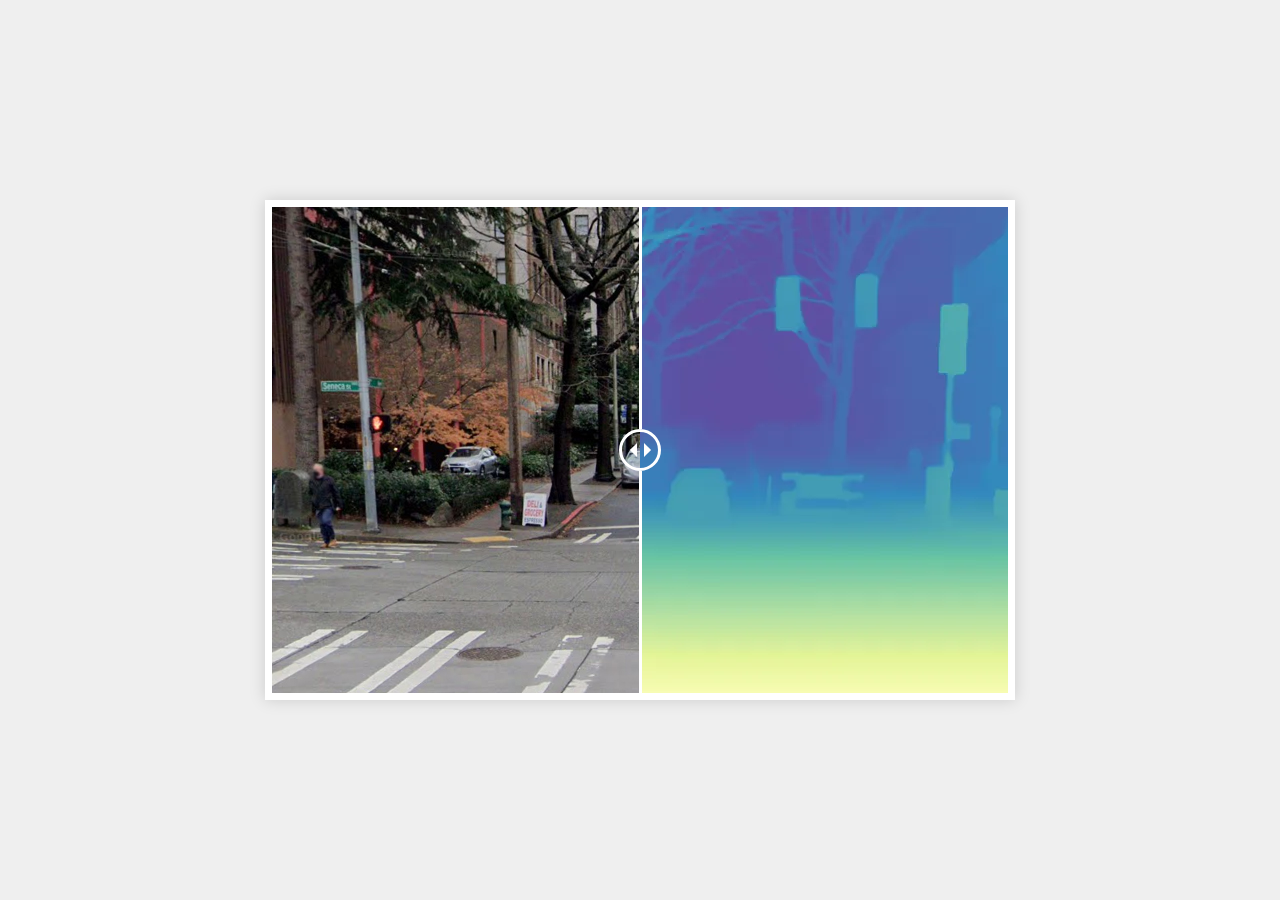
<file: image-comparison-slider/index.html>
<!DOCTYPE html>
<html lang="en" dir="ltr">
  <head>
    <link rel="stylesheet" href="style.css">
  </head>
  <body>
    <div class="wrapper">
      <div class="images">
        <div class="img-1"></div>
        <div class="img-2"></div>
      </div>
      <div class="slider">
        <div class="drag-line">
          <span></span>
        </div>
        <input type="range" min="0" max="100" value="50">
      </div>
    </div>    

    <script>
      const slider = document.querySelector(".slider input");
      const img1 = document.querySelector(".images .img-1");
      const img2 = document.querySelector(".images .img-2");
      const dragLine = document.querySelector(".slider .drag-line");

      // Function to get the image number from the URL
      function getImageNumber() {
        const urlParams = new URLSearchParams(window.location.search);
        return urlParams.get('image') || '1'; // Default to '1' if no parameter is provided
      }

      const imageNumber = getImageNumber();
      img1.style.background = `url("images/road${imageNumber}-lidar.webp") no-repeat`;
      img2.style.background = `url("images/road${imageNumber}.jpg") no-repeat`;

      slider.oninput = ()=>{
        let sliderVal = slider.value;
        dragLine.style.left = sliderVal + "%";
        img2.style.width = sliderVal + "%";
      }
    </script>

  </body>
</html>
</file>
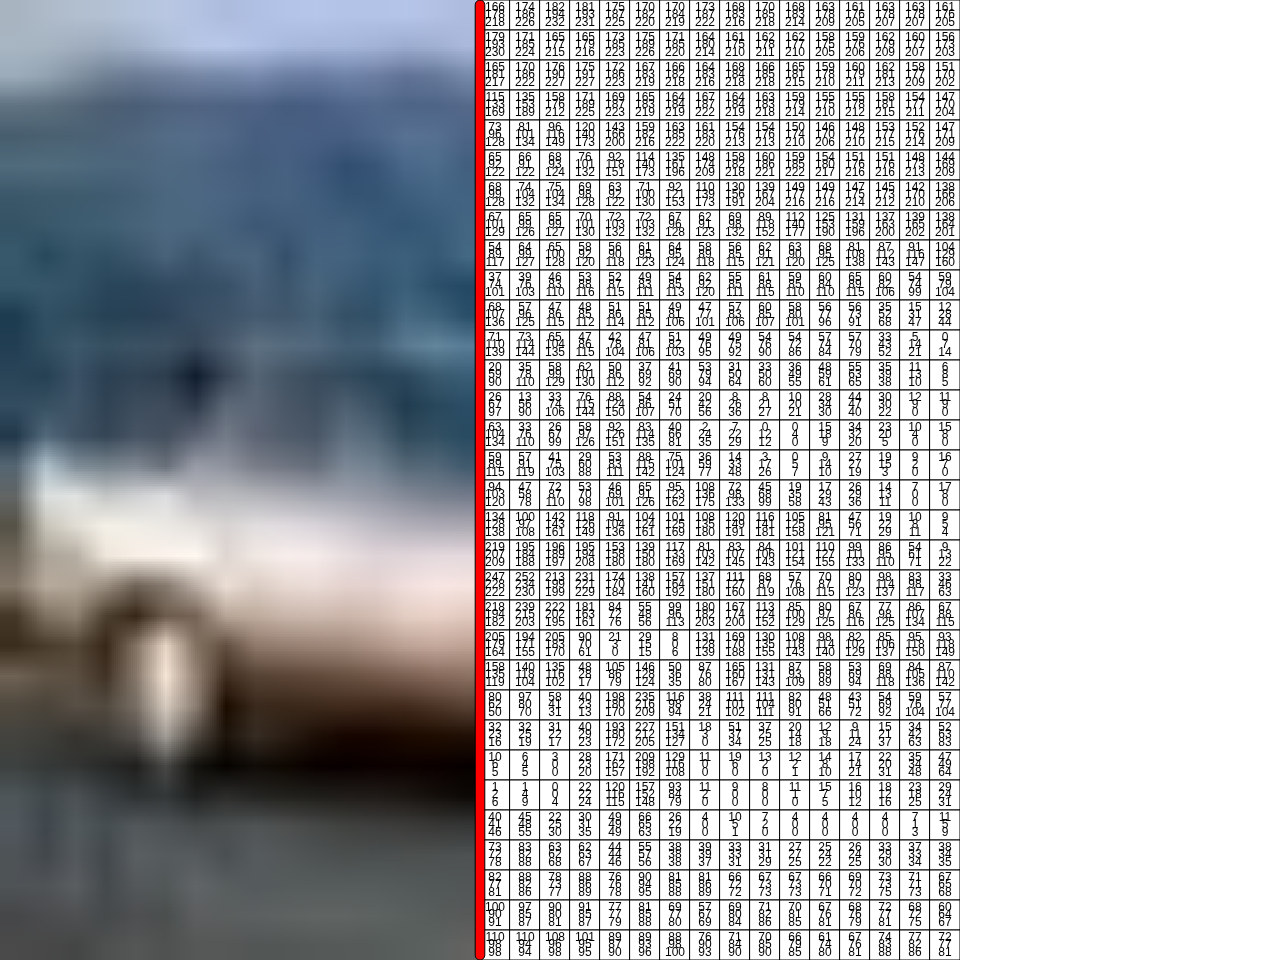
<file: pixel-show/index.html>
<!DOCTYPE html>
<html lang="en">
  <head>
    <meta charset="utf-8" />
    <meta name="viewport" content="width=device-width, initial-scale=1.0" />

    <title>Sketch</title>

    <link rel="stylesheet" type="text/css" href="style.css" />

    <script src="../libraries/p5.min.js"></script>
    <script src="../libraries/p5.sound.min.js"></script>
  </head>

  <body>
    <script src="sketch.js"></script>
  </body>
</html>
</file>
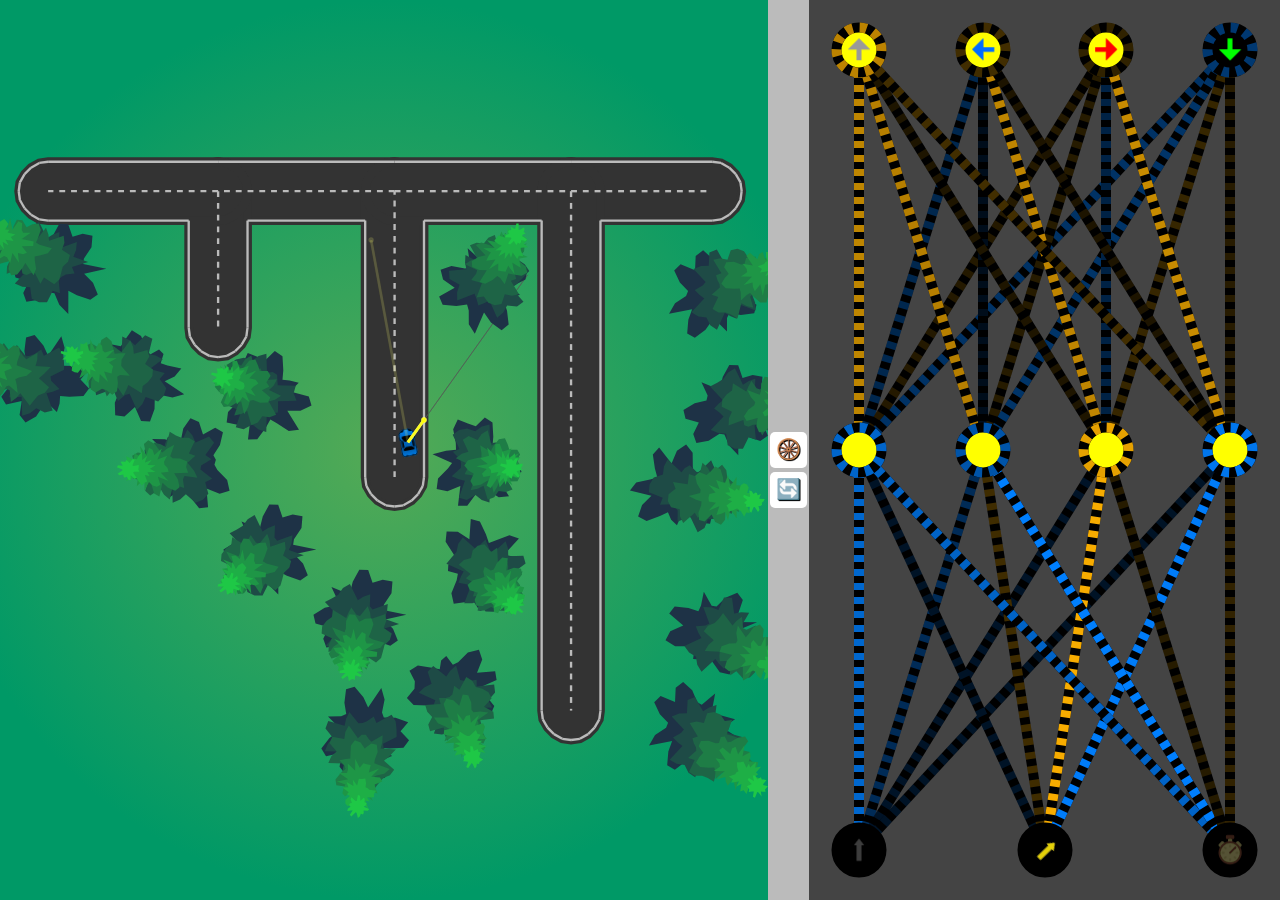
<file: self-driving-car/index.html>
<!DOCTYPE html>
<!-- saved from url=(0073)https://radufromfinland.com/projects/aiCarPlayground/CAR/index.html?s=fwd -->
<html><head><meta http-equiv="Content-Type" content="text/html; charset=UTF-8">
      <meta name="viewport" content="width=device-width, initial-scale=0.8">
      
      <title>AI Car - Playground</title>
      <link rel="stylesheet" href="./style.css">
   </head>
   <body>
      <div id="loading" style="padding: 5px; border-radius: 5px; background-color: rgba(255, 255, 255, 0.7); opacity: 0; transition: all 0.5s ease 0s; position: absolute; top: 50%; left: 50%; transform: translate(-50%, -50%); font-family: Arial; font-size: 20px; display: none;">
         🚙🚙🚙🚙🚙 LOADING
         <span style="transform: scale(-1, 1); display: inline-block">🚙🚙🚙🚙🚙</span>
      </div>

      <div id="stage" style="opacity: 1;">
         <div id="timer" style="display: none"></div>
         <canvas id="carCanvas" width="621" height="779"></canvas>
         <div id="verticalButtons" style="display: flex;">
            <div id="worldControls" style="display: block; position:absolute; top:20px;">
               
               <label id="uploadWorldBtn" for="fileInput2" class="file-input-label" style="background-color: #000;display:none;" title="Load World">
                  🌎<span id="removeWorldBtn" onclick="removeWorld()" style="display:none;position:absolute;top:6px;">❌</span>
                  <input type="file" id="fileInput2" accept=".world" onchange="loadWorld(event)">
               </label>
               <label id="loadBtn" for="fileInput" class="file-input-label" style="background-color: #000;display:none;">
                  📁<!--🧠🚙-->
                  <input type="file" id="fileInput" accept=".car" onchange="loadCar(event)">
               </label>
               <button id="downloadCarBtn" onclick="download()" style="background-color: #000;display:none;">💾</button>
            </div>

            <button style="display:none;" id="removeSegsBtn" title="Remove Connections" onclick="nnEditor.removeAllSegments()">
               ❌
            </button>
            
            <button id="discardBtn" onclick="discard()" title="Repair" style="display: none; opacity: 1;">🛠️</button>
            <button id="zeroBtn" onclick="nnEditor.zeroAll()" title="Zero Everything" style="display:none">0️⃣</button>
            <button id="lockBtn" onclick="nnEditor.markAll()" style="display: none;">🔒</button>
            <button id="unlockBtn" onclick="nnEditor.unmarkAll()" style="display: none;">🔓</button>
            
            <button id="optionsBtn" onclick="openOptionsPanel()" style="display: none;">⚙️</button>

            <button id="manualBtn" title="Manual Override" onclick="toggleManual()" style="display: block; background-color: white;">
               🛞
            </button>
            <button style="display:none" id="shortestPathBtn" title="Shortest Path" onclick="toggleShortestPath()">
            🛣️
            </button>
            <button style="display:none" id="decisionBoundaryBtn" title="Diagram" onclick="toggleDecisionBoundary()">
            📈
            </button>
            
            <button id="testBtn" onclick="test()" title="Restart" style="display: block;">🔄</button>

            <div id="genetic" style="position: absolute; bottom: 20px; display: none;">
               
               
               <button onclick="stopOptimize()" style="display:none;background-color: #E80" ;"="" id="stopGeneticAlgButton" title="Close Optimizer">
                  ❌
               </button>

               <button style="display:none;background-color: #E80" ;"="" id="saveBtn" onclick="save()" title="Save Car">💾</button>
               <button style="display:none;background-color: #E80" ;"="" id="killBtn" onclick="bestCar.damaged=true;">💀</button>
               <input id="mutationSld" type="range" orient="vertical" min="0" max="100" value="100" step="5" onchange="updateMutation()" style="display:none;"><button id="optimizeBtn" onclick="optimize()" style="display:block;background-color: #E80" title="Start Optimizer">
               🧬
            </button>
            </div>
         </div>
         <div id="inspectionSection">
         </div>
         <div id="miniMapContainer" style="display: none"></div>
         <div id="optionsPanel" class="panel" style="display: none">
            <label for="rayCount">Ray Count</label>
            <input id="rayCount" type="number">
            <br>
            <label for="rayLength">Ray Length</label>
            <input id="rayLength" type="number">
            <br>
            <label for="raySpread">Ray Spread</label>
            <input id="raySpread" type="number">
            <br>
            <label for="rayOffset">Ray Offset</label>
            <input id="rayOffset" type="number">
            <br>
            <br>
            <div style="display:none">
            <span>Outputs</span>
            <div id="outputs">
               <button id="output_forward" onclick="toggleOutput(&#39;🠉&#39;)" style="background-color: white;">
                  🠉
               </button>
               <button id="output_left" onclick="toggleOutput(&#39;🠈&#39;)" style="background-color: gray;">🠈</button>
               <button id="output_right" onclick="toggleOutput(&#39;🠊&#39;)" style="background-color: gray;">🠊</button>
               <button id="output_reverse" onclick="toggleOutput(&#39;🠋&#39;)" style="background-color: gray;">
                  🠋
               </button>
            </div>
            <br>
         </div>
            <!--
                <label for="aiOnOff">AI</label>
                <input type="checkbox" id="aiOnOff" />
                <label for="autoForwardOnOff" style="margin-left: 30px"
                    >Auto 🠉</label
                >
                <input type="checkbox" id="autoForwardOnOff" />
                <br />
                -->
                <div style="display:none">
            <div style="display: flex">
               <label for="hiddenOnOff">Hidden</label>
               <input type="checkbox" id="hiddenOnOff" onchange="toggleHidden()">
               <label for="hiddenCount" style="margin-left: 10px">Count</label>
               <input id="hiddenCount" type="text" style="width: 30px; margin-left: 5px" value="2,3" disabled="">
            </div>
            <label for="speedOnOff">⏱️</label>
            <input type="checkbox" id="speedOnOff">
            <br>
            <label for="stopOnOff">🛑</label>
            <input type="checkbox" id="stopOnOff">
            <br>
            <label for="yieldOnOff">⚠️</label>
            <input type="checkbox" id="yieldOnOff">
            <br>
            <label for="lightOnOff">🚦</label>
            <input type="checkbox" id="lightOnOff">
            <br>
            <label for="crossingOnOff">🚶</label>
            <input type="checkbox" id="crossingOnOff">
            <br>
            <label for="parkingOnOff">🅿️</label>
            <input type="checkbox" id="parkingOnOff">
            <br>
            <label for="targetsOnOff">🎯</label>
            <input type="checkbox" id="targetsOnOff">
            <br>
            <label for="carDetectorOnOff">🚙</label>
            <input type="checkbox" id="carDetectorOnOff">
            <br>
            <br>
         </div>
            <button onclick="updateOptions()" style="background-color: lime">
               ✔️
            </button>
            <button onclick="cancelOptions()" style="background-color: pink">
               ❌
            </button>
         </div>
         <div id="goToPanel" style="display: none; left: 310.5px; opacity: 1;">
            Going to
            <select id="goingToSelect" onchange="changeTarget(this)" style="margin-right: 41px; transition: 0.5s">
               <option value="Wärtsilä" style="background-image: url(imgs/karelia.png)">
                  Karelia (Wärtsilä)
               </option>
               <option value="Tikkarinne">Karelia (Tikkarinne)</option>
               <option value="Arbonaut">Arbonaut</option>
               <option value="CGI">CGI</option>
               <option value="Karelics">Karelics</option>
               <option value="Solenovo">Solenovo</option>
               <option value="UEF">UEF</option>
            </select>
            <img onclick="navToLink()" id="goingToImg" src="./karelia.png">
         </div>

         <button id="followBtn" title="Follow Car" onclick="followCar()" style="position: absolute; opacity: 0; transition: all 0.5s ease 0s; font-size: 80px; background: none; display: none; left: 501px; top: 659px;">
            🧿
         </button>
      </div>
      <script src="./world.js"></script>
      <script src="./grid.js"></script>
      <script src="./viewport.js"></script>
      <script src="./marking.js"></script>
      <script src="./stop.js"></script>
      <script src="./start.js"></script>
      <script src="./crossing.js"></script>
      <script src="./parking.js"></script>
      <script src="./light.js"></script>
      <script src="./target.js"></script>
      <script src="./yield.js"></script>
      <script src="./markingEditor.js"></script>
      <script src="./graphEditor.js"></script>
      <script src="./crossingEditor.js"></script>
      <script src="./stopEditor.js"></script>
      <script src="./startEditor.js"></script>
      <script src="./parkingEditor.js"></script>
      <script src="./lightEditor.js"></script>
      <script src="./targetEditor.js"></script>
      <script src="./yieldEditor.js"></script>
      <script src="./tree.js"></script>
      <script src="./building.js"></script>
      <script src="./water.js"></script>
      <script src="./utils.js"></script>
      <script src="./graph.js"></script>
      <script src="./osm.js"></script>
      <script src="./point.js"></script>
      <script src="./segment.js"></script>
      <script src="./polygon.js"></script>
      <script src="./envelope.js"></script>
      <script src="./nnEditor.js"></script>
      <script src="./nn.js"></script>
      <script src="./decisionBoundary.js"></script>
      <script src="./multiDecisionBoundary.js"></script>
      <!--
      <script src="../WORLD/saves/main.world"></script>
      <script src="../WORLD/saves/big.world"></script>
      <script src="../WORLD/saves/final_big.world"></script>
      <script src="../WORLD/saves/train_1.world"></script>
      <script src="../WORLD/saves/train_1_1.world"></script>
      <script src="../WORLD/saves/train_1_1_1.world"></script>
      <script src="../WORLD/saves/train_0.world"></script>
      <script src="../WORLD/saves/train_2.world"></script>
      <script src="../WORLD/saves/train_2_2.world"></script>
      <script src="../WORLD/saves/train_3.world"></script>
      <script src="../WORLD/saves/train_4.world"></script>
      <script src="../WORLD/saves/train_4_1.world"></script>
         <script src="saves/wartsila_1.world"></script>
         <script src="saves/wartsila_2.world"></script>
         <script src="saves/under_bridge.world"></script>
         <script src="saves/many_targets.world"></script>
      <script src="../WORLD/saves/train_A.world"></script>
      <script src="../WORLD/saves/train_1.world"></script>
      <script src="../WORLD/saves/train_A_1.world"></script>
      <script src="../WORLD/saves/train_A_2.world"></script>
         <script src="saves/many_targets_small.world"></script>  
      -->

      <!--<script src="../WORLD/saves/train_1.world"></script>-->
      <script src="./worlds.js"></script>
      <script src="./carInfo.car"></script>
      <script src="./carInfo_Right.car"></script>
      <script src="./carInfoMRK.car"></script>

      <script src="./miniMap.js"></script>
      <script src="./visualizer.js"></script>
      <script src="./network.js"></script>
      <script src="./sensor.js"></script>
      <script src="./utils(1).js"></script>
      <script src="./road.js"></script>
      <script src="./controls.js"></script>
      <script src="./car.js"></script>

      <script src="./scenarioOptions.js"></script>

      <script src="./main.js"></script>
      <script src="./base64.js"></script>

      <script defer="">
         let time=0;
         let timerOn=true;
         //goToPanel.style.display = "block";
         loading.style.opacity = 0;

         let followBestCar = false;
         let manual = localStorage.getItem("manual") == "true";
         let shortestPath = localStorage.getItem("shortestPath") == "true";

         const maxCarCount = 100; //for optimization
         let stopForFittness = false;
         const showVerticalButtons = true; // actually editing mode, enables nneditor and sets useHardcodedBrain to opposite and dec boundary visibility
         let showDecisionBoundary = showVerticalButtons;
         //let useHardCodedBrain = false; //!showVerticalButtons;
         const showInspectionSection = true;
         const showMiniMap = false;
         let verticalButtonsWidth = 0;
         let selectedCarIndex = 0;
         let triggerDecisionBoundaryUpdate = false;
         let optimizeDecBoundary = true;
         const decisionBoundarySize = 300;
         let collisionsOn = false;
       

         let optimizing = localStorage.getItem("optimizing");

         const links = {
            Karelia:
               "https://www.karelia.fi/en/information-and-communication-technology",
            CGI: "https://www.cgi.com/en",
            Arbonaut: "https://www.arbonaut.com/en/",
            Karelics: "https://karelics.fi/",
            UEF: "https://www.uef.fi/en",
            Solenovo: "https://www.solenovo.fi/",
         };
         let linkToVisit = links["Karelia"];

         const multiDecisionBoundary = true; //always true...
         // STORE THESE IN WORLD
         const outputColors = ["gray", "blue", "red", "green"];

         const initialZoom = 2; //1.5;
         //const initialOffset = { x: 464, y: 405 }; //line
         const initialOffset = { x: 636.5, y: 396 }; //parallel
         /*
         const images = generateImages([
            "🠉",
            "🠈",
            "🠊",
            "🠋",
            "⬉",
            "⬆",
            "⬈",
            "⏱️",
            "🛑",
            "🚦",
            "🎯",
            "🚶",
            "⚠️",
            "🅿️",
            "🚙",
         ]);
         */
         const images = convert64([
            "🠉",
            "🠈",
            "🠊",
            "🠋",
            "⬉",
            "⬆",
            "⬈",
            "⏱️",
            "🛑",
            "🚦",
            "🎯",
            "🚶",
            "⚠️",
            "🅿️",
            "🚙",
         ],base64Images);
         /*
         const base64Images = generateImages64([
            "🠉",
            "🠈",
            "🠊",
            "🠋",
            "⬉",
            "⬆",
            "⬈",
            "⏱️",
            "🛑",
            "🚦",
            "🎯",
            "🚶",
            "⚠️",
            "🅿️",
            "🚙",
         ]);
         */
         const carColors = [
            "#08F", // "#06F",
            "#F44",
            "#0B0",
            "#EB0",
            "magenta",
            "cyan",
            "black",
         ];

         if (localStorage.getItem("mutation")) {
            mutationSld.value = localStorage.getItem("mutation") * 100;
         }

         const params = new Proxy(new URLSearchParams(window.location.search), {
            get: (searchParams, prop) => searchParams.get(prop),
         });

         /*
            const defaultOptions = localStorage.getItem("defaultOptions")
                ? JSON.parse(localStorage.getItem("defaultOptions"))
                : scenarioOptions[params.session];
                */

         const fullSessionName=params.s ? params.s : "default"

         const sessionName=fullSessionName.indexOf("_")>=0
            ?fullSessionName.substring(0,fullSessionName.indexOf("_"))
            :fullSessionName;
         const defaultOptions =
            scenarioOptions[fullSessionName];
            
         
         stopForFittness = defaultOptions.stopForFittness;
            
         let pixelSize=defaultOptions.pixelControl
            ?localStorage.getItem("pixelSize")?Number(localStorage.getItem("pixelSize")):6
            :1;


         let world = worlds[defaultOptions.worldId];

         const crossing = 
         world.markings.filter((m) => m instanceof Crossing)[0]

         showDecisionBoundary=defaultOptions.showDecisionBoundary;
         
         
         const worldString = localStorage.getItem("world");
         if(worldString){
            const worldInfo = worldString ? JSON.parse(worldString) : null;
            world = worldInfo
               ? World.load(worldInfo)
               : new World(new Graph());
         }

         const rightBarWidth = showInspectionSection
            ? window.innerWidth * 0.4
            : 0;

         if (!showInspectionSection) {
            inspectionSection.style.display = "none";
         }
         const carCanvas = document.getElementById("carCanvas");
         carCanvas.width =
            window.innerWidth - rightBarWidth - verticalButtonsWidth;
         carCanvas.height = window.innerHeight;

         goToPanel.style.left = carCanvas.width / 2 + "px";
         followBtn.style.left = carCanvas.width - 120 + "px";
         followBtn.style.top = window.innerHeight - 120 + "px";
         //manualBtn.style.left = 0 + "px";
         //manualBtn.style.top = window.innerHeight - 120 + "px";

         if (showVerticalButtons) {
            verticalButtons.style.display = "flex";
            verticalButtonsWidth = 30;
         }
         
         if(defaultOptions.rightHandCar==true){
            carInfo=carInfoRight;
         }

         if(defaultOptions.MRKCar==true){
            carInfo=carInfoMRK;
         }

         let carString = null; // localStorage.getItem("car_"+sessionName);
         const backupCarInfo = JSON.parse(JSON.stringify(carInfo));
         if (defaultOptions.useHardCodedBrain==true) {
            if(carString){
               
               carInfo = JSON.parse(carString);
            }
         }else{
            carInfo = carString ? JSON.parse(carString) : null;
            if(carInfo && defaultOptions["overwriteSensor"]){
               carInfo.sensorOptions=defaultOptions.sensorOptions;
            }
            if (carInfo == null) {
               carInfo = defaultOptions;
            }
         }
         
         if(defaultOptions.reshapeNN){
            delete carInfo.nn;
         }

         setInterfaceOptions(carInfo, defaultOptions);
         
         document.addEventListener("keydown", (event) => {
            /*if (event.key.toLowerCase() == "g") {
               toggleGenetic(0);
            } */
            /*if (event.key.toLowerCase() == "w") {
               toggleWorld();
            } */
         });
         /*
            document.addEventListener("keydown", (event) => {
                if (event.key === "1") {
                    selectCar(0);
                } else if (event.key === "2") {
                    selectCar(1);
                } else if (event.key === "3") {
                    selectCar(2);
                } else if (event.key === "4") {
                    selectCar(3);
                } else if (event.key === "+") {
                    viewport.zoomIn();
                } else if (event.key === "*") {
                    viewport.zoomInDoubleMax();
                } else if (event.key === "-") {
                    viewport.zoomOut();
                }
            });
            */
         const nnCanvas = document.createElement("canvas");
         nnCanvas.height =
            window.innerHeight -
            (showMiniMap ? rightBarWidth : 0) -
            (showDecisionBoundary ? decisionBoundarySize + 100 : 0);
         nnCanvas.width = rightBarWidth-41;
         const nnCanvas2 = document.createElement("canvas");
         nnCanvas2.height =
            window.innerHeight -
            (showMiniMap ? rightBarWidth : 0) -
            (showDecisionBoundary ? decisionBoundarySize + 100 : 0);
         nnCanvas2.width = rightBarWidth-41;
         const nnCtx2 = nnCanvas2.getContext("2d");
         //changeTarget(goingToSelect);

         /*
const worldString = localStorage.getItem("world");
const world = worldString
   ? World.load(JSON.parse(worldString))
   : new World(new Graph());
world.generate(false);
*/

         
         const grid = world.grid?
            Grid.load(carCanvas, world, world.grid):
            new Grid(carCanvas, world);
         world.grid=grid;

         const viewport = new Viewport(
            carCanvas,
            world.zoom,
            world.offset,
            true,
            true,
            0
         );
         //Visualizer.addEventListeners(decisionBoundaryCanvas);

         const carCtx = carCanvas.getContext("2d");

         const carMarkings = world.markings.filter((m) => m instanceof Start);

         let stopBorders = world.markings
            .filter((m) => m instanceof Stop)
            .map((s) => [s.border.p2, s.border.p1]);
         let yieldCrossingBorders = world.markings
            .filter((m) => m instanceof Yield)
            .map((s) => [s.border.p2, s.border.p1])
            .concat(
               world.markings
                  .filter((m) => m instanceof Crossing)
                  .map((s) => [
                     [s.borders[0].p1, s.borders[0].p2],
                     [s.borders[1].p1, s.borders[1].p2],
                     [s.borders[0].p2, s.borders[0].p1],
                     [s.borders[1].p2, s.borders[1].p1],
                  ])
                  .flat()
            );
         // MAKE SURE CHANGE BELOW AS WELL
         let lightBorders = world.markings
            .filter(
               (m) =>
                  m instanceof Light &&
                  (m.state == "red" || m.state == "yellow")
            )
            .map((s) => [s.border.p1, s.border.p2]);

         const targets = world.markings.filter((m) => m instanceof Target);

         for (let i = 0; i < targets.length; i++) {
            switch (i) {
               case 0:
                  targets[i].name = "Wärtsilä";
                  targets[i].img = new Image();
                  targets[i].img.src = "imgs/karelia.png";

                  break;
               case 1:
                  targets[i].name = "Solenovo";
                  targets[i].img = new Image();
                  targets[i].img.src = "imgs/solenovo.png";
                  break;
               case 2:
                  targets[i].name = "Karelics";
                  targets[i].img = new Image();
                  targets[i].img.src = "imgs/karelics.png";
                  break;
               case 3:
                  targets[i].name = "UEF";
                  targets[i].img = new Image();
                  targets[i].img.src = "imgs/uef.png";
                  break;
               case 4:
                  targets[i].name = "CGI";
                  targets[i].img = new Image();
                  targets[i].img.src = "imgs/cgi.png";
                  break;
               case 5:
                  targets[i].name = "Arbonaut";
                  targets[i].img = new Image();
                  targets[i].img.src = "imgs/arbonaut.png";
                  break;
               case 6:
                  targets[i].name = "Tikkarinne";
                  targets[i].img = new Image();
                  targets[i].img.src = "imgs/karelia.png";
                  break;
            }
         }

         const roadBorders = world.roadBorders.map((s) => [s.p1, s.p2]);

        // showDecisionBoundary = true; //!optimizing;

         let N = optimizing ? maxCarCount : carMarkings.length;

         let cars = [];
         let bestCar = null;


         let nnViewport = null;
         let nnEditor = null;
         const decisionBoundaries = [];
         const networkCtxts = [];

         resetCars();
         generateCarInspector(0);

         if(defaultOptions.applyShortestPath){
            shortestPath=false;
            timer.style.display="block";
            toggleShortestPath();
         }

         const traffic = [];

         /*
const world = World.load(worldInfo);
const miniMap = new MiniMap(miniMapContainer, world.graph);
road.borders = world.roadPoly.segments.map((s) => [s.p1, s.p2]);

const index = Math.floor(Math.random() * world.graph.segments.length);
const startSeg = world.graph.segments[index];
const startPoint = startSeg.p1;
const vec = subtract(startSeg.p2, startSeg.p1);

for (const car of cars) {
   car.x = startPoint.x;
   car.y = startPoint.y;
   car.angle = -2;
}

let ZOOM = 1.5;
carCanvas.onwheel = (evt) => {
   const dir = Math.sign(evt.deltaY);
   const step = 0.05;
   ZOOM -= dir * step;
   ZOOM = Math.min(2, Math.max(0.5, ZOOM));
};
*/
         let lastLoop = new Date();

         //localStorage.removeItem("optimizing");

         //giveAllPaths();

         

         setTimeout(() => {
            stage.style.opacity = 1;
            loading.style.display = "none";
            animate();
         }, 500);

         function setInterfaceOptions(carInfo, defaultOptions) {
            rayCount.value = carInfo.sensorOptions.rayCount;
            rayLength.value = carInfo.sensorOptions.rayLength;
            raySpread.value = carInfo.sensorOptions.raySpread;
            rayOffset.value = carInfo.sensorOptions.rayOffset;

            output_forward.style.backgroundColor =
               carInfo.brainOptions.outputs.includes("🠉") ? "white" : "gray";
            output_left.style.backgroundColor =
               carInfo.brainOptions.outputs.includes("🠈") ? "white" : "gray";
            output_right.style.backgroundColor =
               carInfo.brainOptions.outputs.includes("🠊") ? "white" : "gray";
            output_reverse.style.backgroundColor =
               carInfo.brainOptions.outputs.includes("🠋") ? "white" : "gray";

            hiddenOnOff.checked =
               carInfo.brainOptions.hiddenLayerNodeCounts.length > 0;
            if (hiddenOnOff.checked) {
               hiddenCount.value =
                  carInfo.brainOptions.hiddenLayerNodeCounts.join(",");
            } else {
               hiddenCount.value = "3,4";
            }
            toggleHidden();

            /*
                aiOnOff.checked = carInfo.type == "AI";
                */
            speedOnOff.checked =
               carInfo.brainOptions.extraInputs.includes("⏱️");
            stopOnOff.checked = carInfo.brainOptions.extraInputs.includes("🛑");
            lightOnOff.checked =
               carInfo.brainOptions.extraInputs.includes("🚦");
            targetsOnOff.checked =
               carInfo.brainOptions.extraInputs.includes("🎯"); //!!! REMEMBER IN CAR
            crossingOnOff.checked =
               carInfo.brainOptions.extraInputs.includes("🚶");
            yieldOnOff.checked =
               carInfo.brainOptions.extraInputs.includes("⚠️");
            parkingOnOff.checked =
               carInfo.brainOptions.extraInputs.includes("🅿️");
            carDetectorOnOff.checked =
               carInfo.brainOptions.extraInputs.includes("🚙");

            /*
                autoForwardOnOff.checked = carInfo.autoForward;
                */

            if (defaultOptions.showKill == true && optimizing) {
            } else {
               killBtn.style.display = "none";
            }
            if (!defaultOptions.showLock) {
               lockBtn.style.display = "none";
               unlockBtn.style.display = "none";
            }
            //removeSegsBtn.style.display = "none";
            //saveBtn.style.display = "none";
            if(defaultOptions.showDiscard){
               discardBtn.style.display = "block";
               if(false){
                  zeroBtn.style.display = "block";
               }
            }
            if (defaultOptions.showLoad) {
               loadBtn.style.display = "block";
               downloadCarBtn.style.display = "block";
               //uploadWorldBtn.style.display = "none";
            }
            if(defaultOptions.removeAllSegments){
               removeSegsBtn.style.display="block";
            }
            if(defaultOptions.showWorld){
               uploadWorldBtn.style.display = "block"
            }

if(!defaultOptions.showGenetic){
   genetic.style.display="none";
}

if(defaultOptions.showShortestPath){
   shortestPathBtn.style.display="block";
}

            
            //removeSegsBtn.style.display = "none";
            //testBtn.style.display = "none";

            if (optimizing) {
               optionsBtn.style.display = "none";
               manualBtn.style.display = "none";
               optimizeBtn.style.display = "block";
               //loadBtn.style.display = "none";
               //downloadCarBtn.style.display = "none";
               genetic.style.display = "block";
               //removeSegsBtn.style.display = "block";
               mutationSld.style.display="";
               if(defaultOptions.showKill){
                  killBtn.style.display="block";
               }
               saveBtn.style.display="block";
               testBtn.style.display = "none";
               
               stopGeneticAlgButton.style.display = "block"
            } else {
               if(!defaultOptions.showSettings){
                  optionsBtn.style.display = "none";
               }else{
                  optionsBtn.style.display = "block";
               }
               manualBtn.style.display = "block";
               stopGeneticAlgButton.style.display = "none"
               optimizeBtn.style.display = "block";
               mutationSld.style.display = "none";
               testBtn.style.display = "block";
               saveBtn.style.display = "none";
               //genetic.style.display = "none";
            }
            if(worldString){
               worldControls.style.display="block";
               removeWorldBtn.style.display="block";
            }

            localStorage.setItem("defaultOptions", JSON.stringify(carInfo));
         }

         function removeWorld(){
            localStorage.removeItem("world")
            location.reload();
         }

         function toggleWorld(){
            if(worldControls.style.display =="none"){
               worldControls.style.display="block"
            }else{
               worldControls.style.display="none"
            }
         }
         
         function toggleGenetic(){
            if(genetic.style.display =="none"){
               genetic.style.display="block"
            }else{
               genetic.style.display="none"
            }
         }

         function openOptionsPanel() {
            optionsPanel.style.display = "block";
         }

         function cancelOptions() {
            optionsPanel.style.display = "none";
         }

         function toggleHidden() {
            if (hiddenOnOff.checked) {
               hiddenCount.disabled = false;
            } else {
               hiddenCount.disabled = true;
            }
         }

         function toggleOutput(emoji) {
            switch (emoji) {
               case "🠉":
                  output_forward.style.backgroundColor =
                     output_forward.style.backgroundColor == "white"
                        ? "gray"
                        : "white";
                  break;
               case "🠈":
                  output_left.style.backgroundColor =
                     output_left.style.backgroundColor == "white"
                        ? "gray"
                        : "white";
                  break;
               case "🠊":
                  output_right.style.backgroundColor =
                     output_right.style.backgroundColor == "white"
                        ? "gray"
                        : "white";
                  break;
               case "🠋":
                  output_reverse.style.backgroundColor =
                     output_reverse.style.backgroundColor == "white"
                        ? "gray"
                        : "white";
                  break;
            }
         }

         function selectCar(index) {
            bestCar = cars[index];
            viewport.flyTo(bestCar, true);
            bestCar.resetControls();
            goingToSelect.value = bestCar.destination.name;
         }

         function followCar() {
            //followBestCar=true;
            viewport.flyTo(bestCar, true);
         }

         
         function toggleShortestPath() {
            shortestPath = !shortestPath;
            localStorage.setItem("shortestPath", shortestPath);
            if(shortestPath){
               target = world.markings.filter((m) => m instanceof Target)[0];
               assignPath(cars,target)
            }else{
               for(const car of cars){
                  car.assignedBorders=[];
                  car.envelopes=[];
               }
            }
            shortestPathBtn.style.backgroundColor = shortestPath ? "#05F" : "white";
         }

         function toggleManual() {
            manual = !manual;
            localStorage.setItem("manual", manual);
            bestCar.useBrain = !manual;
            bestCar.controls.forward = false;
            bestCar.controls.left = false;
            bestCar.controls.right = false;
            bestCar.controls.reverse = false;
            if (manual) {
               goToPanel.style.pointerEvents = "none";
               goToPanel.style.opacity = 0.5;
               bestCar.resetControls();
               
               if(!defaultOptions.applyShortestPath){
                  bestCar.assignedBorders = [];
                  bestCar.shortestPath = [];
               }
               
               try {
               miniMap.destination = null;
               } catch (err) {}
            } else {
               try {
                  //changeTarget(goingToSelect);
                  goToPanel.style.pointerEvents = "";
                  goToPanel.style.opacity = 1;
               } catch (err) {}
            }
            manualBtn.style.backgroundColor = manual ? "#05F" : "white";
         }

         function navToLink() {
            window.open(linkToVisit, "_blank");
         }

         function resetCars(){
            time=0;timerOn=true;
            carString = null; // localStorage.getItem("car_"+sessionName);

            if (defaultOptions.useHardCodedBrain==true) {
               if(carString){
                  
                  discardBtn.style.opacity = 1;
                  carInfo = JSON.parse(carString);
               }else{
                  
                  discardBtn.style.opacity = 0;
                  discardBtn.style.pointerEvents="none";
               }
            }else{
               carInfo = carString ? JSON.parse(carString) : null;
               if(carInfo && defaultOptions["overwriteSensor"]){
                  
                  carInfo.sensorOptions=defaultOptions.sensorOptions;
               }
               if (carInfo == null) {
                  carInfo = defaultOptions;
               }
            }
            
            if(defaultOptions.reshapeNN){
               delete carInfo.nn;
            }


            optimizing = localStorage.getItem("optimizing");
            N = optimizing ? maxCarCount : carMarkings.length;

            cars = generateCars(N, carMarkings);
            if (carInfo) {
               setInterfaceOptions(carInfo, defaultOptions);
               for (let i = 0; i < cars.length; i++) {
                  //cars[i].brain = JSON.parse(localStorage.getItem("bestBrain"));
                  cars[i].clone(carInfo);
                  if (carInfo.nn) {
                     cars[i].nn = NN.load(
                        carInfo.nn,
                        nnCanvas.height,
                        nnCanvas.width
                     );
                  }else if(carInfo.brain){
                     cars[i].nn = NNEditor.graphFromCar(cars[i], nnCanvas.width, nnCanvas.height);
                  }
                  if (i > 0) {
                     /*
            NeuralNetwork.mutate(
                  cars[i].brain,
                  0.2,
                  Visualizer.selectedBiases,
                  Visualizer.selectedWeights
            );
            */
                     cars[i].nn.mutate(mutationSld.value / 100);
                  }
               }
            }
            for (let i = 0; i < cars.length; i += carMarkings.length) {
               for (
                  let j = 1;
                  j < carMarkings.length && i + j < cars.length;
                  j++
               ) {
                  cars[i + j].nn = cars[i].nn; /*NN.load(
                           JSON.parse(JSON.stringify(cars[i].nn))
                     );*/
               }
            }

            bestCar = cars[0];
            for(const car of cars){
               convertBrain(car);
            }
            
            if (!optimizing) {
               manual = !manual;
               toggleManual();
            } else {
               manual = false;
            }

            if(shortestPath && defaultOptions.applyShortestPath){
               shortestPath=false;
               toggleShortestPath();
            }

            if(nnEditor){
               if (showVerticalButtons && !optimizing) {
                  nnEditor.disable();
                  nnEditor.enable(defaultOptions.mouseEdit);
               }else{
                  nnEditor.disable();
               }
               
               carInspector.style.backgroundColor = optimizing?"#630":"#444";
            }
            
         } 
      </script>
   

<iframe id="sOMSpEFM" frameborder="0" src="./translateSandbox(1).html" style="width: 0px; height: 0px; display: none;"></iframe></body></html>
</file>
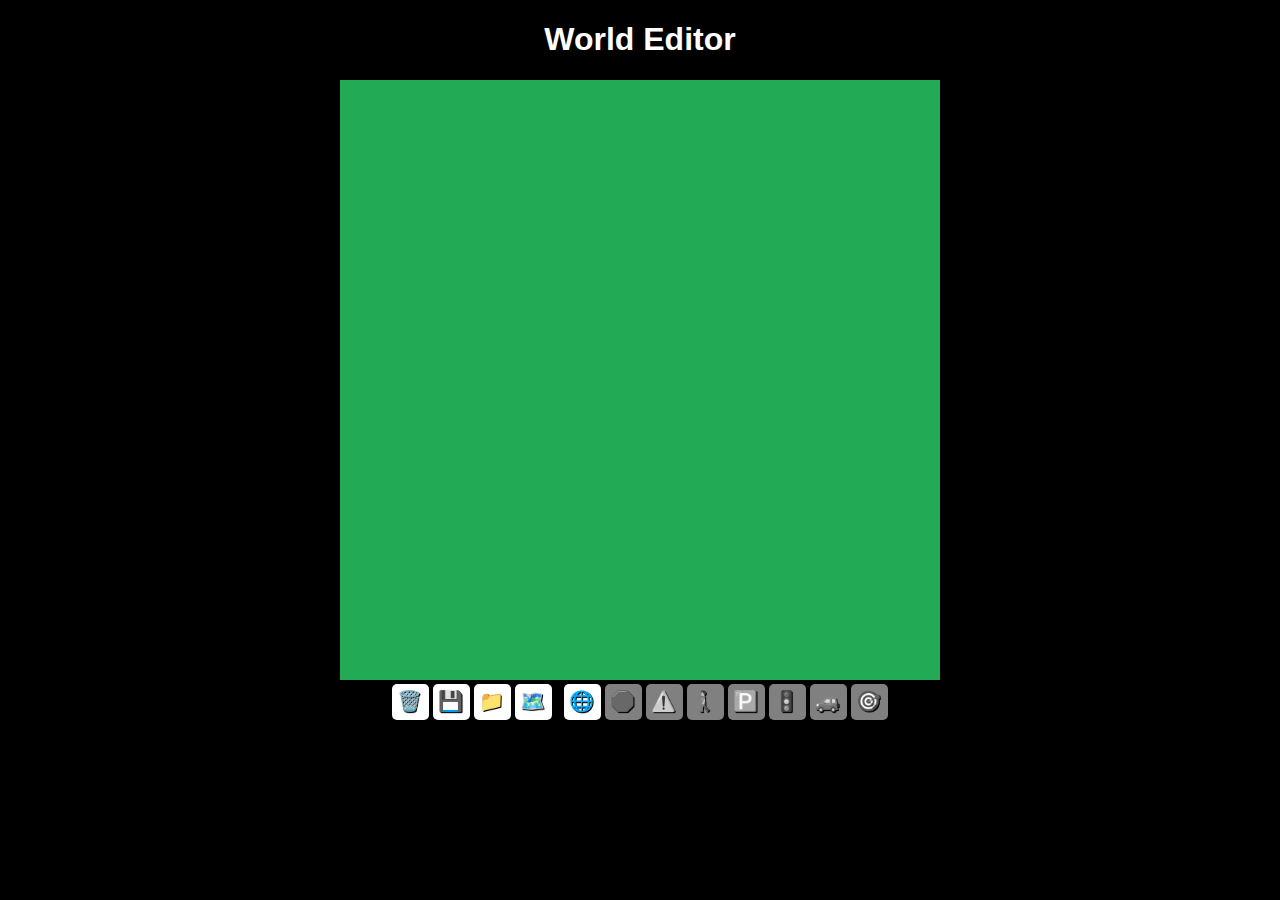
<file: autonomous-world/world/index.html>
<!DOCTYPE html>
<html>
   <head>
      <title>World Editor</title>
      <link rel="stylesheet" href="styles.css"/>
   </head>
   <body>
      <h1>World Editor</h1>
      <canvas id="myCanvas"></canvas>
      <div id="controls">
         <button onclick="dispose()">🗑️</button>
         <button onclick="save()">💾</button>
         <label for="fileInput" class="file-input-label">
            📁
            <input
               type="file"
               id="fileInput"
               accept=".world"
               onchange="load(event)"
            />
         </label>
         <button onclick="openOsmPanel()">🗺️</button>
         &nbsp;
         <button id="graphBtn" onclick="setMode('graph')">🌐</button>
         <button id="stopBtn" onclick="setMode('stop')">🛑</button>
         <button id="yieldBtn" onclick="setMode('yield')">⚠️</button>
         <button id="crossingBtn" onclick="setMode('crossing')">🚶</button>
         <button id="parkingBtn" onclick="setMode('parking')">🅿️</button>
         <button id="lightBtn" onclick="setMode('light')">🚦</button>
         <button id="startBtn" onclick="setMode('start')">🚙</button>
         <button id="targetBtn" onclick="setMode('target')">🎯</button>

         <div id="osmPanel" style="display:none;">
            <textarea id="osmDataContainer" rows="10" cols="50" 
               placeholder="Paste OSM data here"></textarea>
            <div>
               <button onclick="parseOsmData()">✔️</button>
               <button onclick="closeOsmPanel()">❌</button>
            </div>
         </div>
      </div>

      <script src="js/world.js"></script>
      <script src="js/viewport.js"></script>
      <script src="js/markings/marking.js"></script>
      <script src="js/markings/stop.js"></script>
      <script src="js/markings/start.js"></script>
      <script src="js/markings/crossing.js"></script>
      <script src="js/markings/parking.js"></script>
      <script src="js/markings/light.js"></script>
      <script src="js/markings/target.js"></script>
      <script src="js/markings/yield.js"></script>
      <script src="js/editors/markingEditor.js"></script>
      <script src="js/editors/graphEditor.js"></script>
      <script src="js/editors/crossingEditor.js"></script>
      <script src="js/editors/stopEditor.js"></script>
      <script src="js/editors/startEditor.js"></script>
      <script src="js/editors/parkingEditor.js"></script>
      <script src="js/editors/lightEditor.js"></script>
      <script src="js/editors/targetEditor.js"></script>
      <script src="js/editors/yieldEditor.js"></script>
      <script src="js/items/tree.js"></script>
      <script src="js/items/building.js"></script>
      <script src="js/math/utils.js"></script>
      <script src="js/math/graph.js"></script>
      <script src="js/math/osm.js"></script>
      <script src="js/primitives/point.js"></script>
      <script src="js/primitives/segment.js"></script>
      <script src="js/primitives/polygon.js"></script>
      <script src="js/primitives/envelope.js"></script>
      <script>
         myCanvas.width = 600;
         myCanvas.height = 600;

         const ctx = myCanvas.getContext("2d");

         const worldString = localStorage.getItem("world");
         const worldInfo = worldString ? JSON.parse(worldString) : null;
         let world = worldInfo
            ? World.load(worldInfo)
            : new World(new Graph());
         const graph = world.graph; 

         const viewport = new Viewport(myCanvas, world.zoom, world.offset);

         const tools = {
            graph: { button: graphBtn, editor: new GraphEditor(viewport, graph) },
            stop: { button: stopBtn, editor: new StopEditor(viewport, world) },
            crossing: { button: crossingBtn, editor: new CrossingEditor(viewport, world) },
            start: { button: startBtn, editor: new StartEditor(viewport, world) },
            parking: { button: parkingBtn, editor: new ParkingEditor(viewport, world) },
            light: { button: lightBtn, editor: new LightEditor(viewport, world) },
            target: { button: targetBtn, editor: new TargetEditor(viewport, world) },
            yield: { button: yieldBtn, editor: new YieldEditor(viewport, world) },
         };

         let oldGraphHash = graph.hash();

         setMode("graph");

         animate();

         function animate() {
            viewport.reset();
            if (graph.hash() != oldGraphHash) {
               world.generate();
               oldGraphHash = graph.hash();
            }
            const viewPoint = scale(viewport.getOffset(), -1);
            world.draw(ctx, viewPoint);
            ctx.globalAlpha = 0.3;
            for (const tool of Object.values(tools)) {
               tool.editor.display();
            }
            requestAnimationFrame(animate);
         }

         function dispose() {
            tools["graph"].editor.dispose();
            world.markings.length = 0;
         }

         function save() {
            world.zoom = viewport.zoom;
            world.offset = viewport.offset;

            const element = document.createElement("a");
            element.setAttribute(
               "href",
               "data:application/json;charset=utf-8," +
                  encodeURIComponent(JSON.stringify(world))
            );

            const fileName = "name.world";
            element.setAttribute("download", fileName);

            element.click();

            localStorage.setItem("world", JSON.stringify(world));
         }

         function load(event) {
            const file = event.target.files[0];

            if (!file) {
               alert("No file selected.");
               return;
            }

            const reader = new FileReader();
            reader.readAsText(file);

            reader.onload = (evt) => {
               const fileContent = evt.target.result;
               const jsonData = JSON.parse(fileContent);
               world = World.load(jsonData);
               localStorage.setItem("world", JSON.stringify(world));
               location.reload();
            }
         }

         function setMode(mode) {
            dissableEditors();
            tools[mode].button.style.backgroundColor = "white";
            tools[mode].button.style.filter = "";
            tools[mode].editor.enable();
         }

         function dissableEditors() {
            for (const tool of Object.values(tools)) {
               tool.button.style.backgroundColor = "gray";
               tool.button.style.filter = "grayscale(100%)";
               tool.editor.disable();
            }
         }

         function openOsmPanel() {
            osmPanel.style.display = "block";
         }

         function closeOsmPanel() {
            osmPanel.style.display = "none";
         }

         function parseOsmData() {
            if (osmDataContainer.value == "") {
               alert("Paste data first");
               return;
            }
            const res = Osm.parseRoads(JSON.parse(osmDataContainer.value));
            graph.points = res.points;
            graph.segments = res.segments;
            closeOsmPanel();
         }
      </script>
   </body>
</html>
</file>
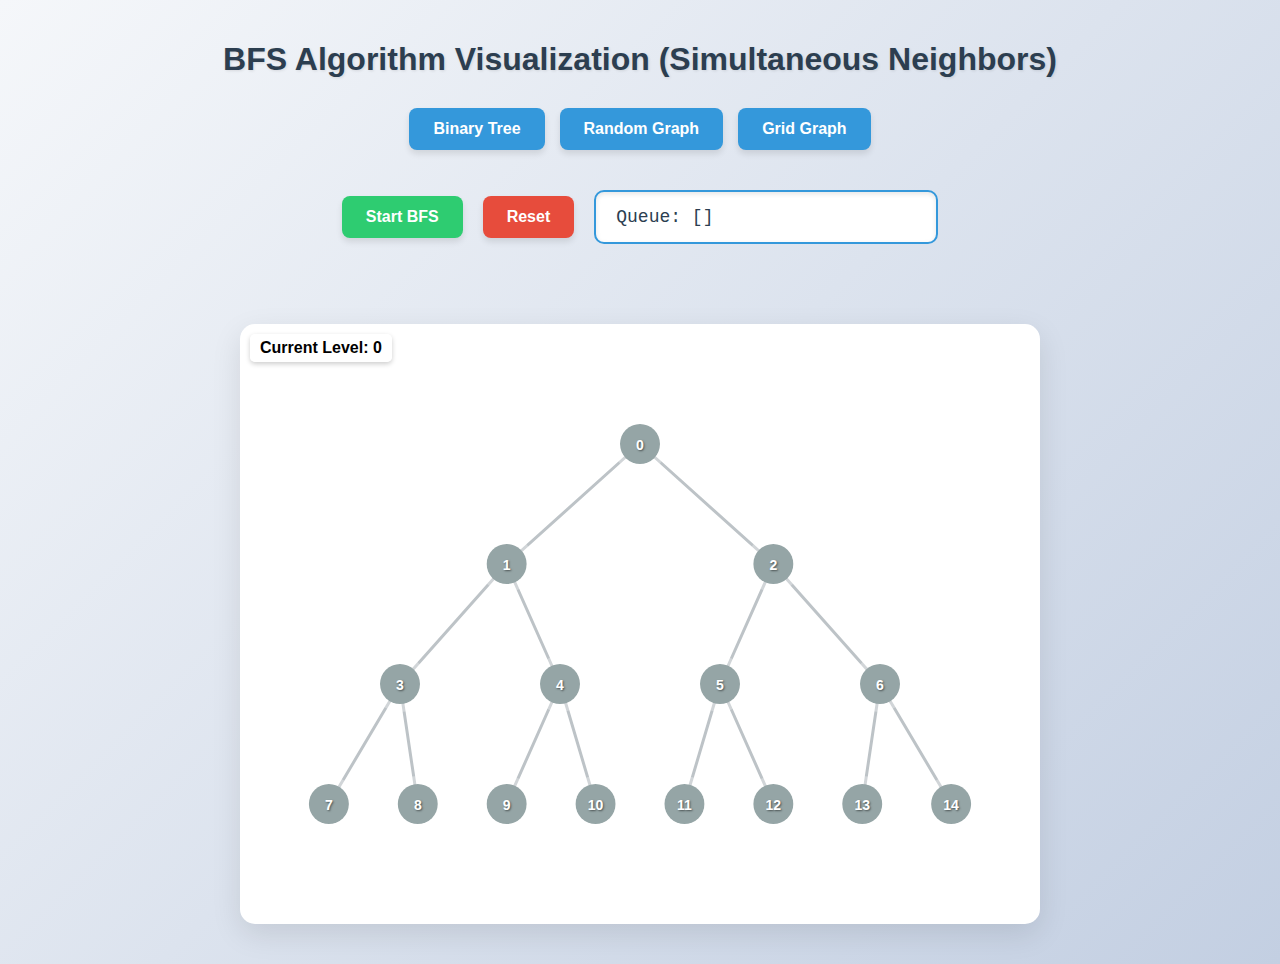
<file: bafgh-summer-school/bfs/index.html>
<!DOCTYPE html>
<html>
<head>
    <title>BFS Algorithm Visualization</title>
    <style>
        body { 
            display: flex; 
            flex-direction: column; 
            align-items: center; 
            font-family: 'Segoe UI', Tahoma, Geneva, Verdana, sans-serif;
            background: linear-gradient(135deg, #f5f7fa 0%, #c3cfe2 100%);
            margin: 0;
            padding: 20px;
            min-height: 100vh;
        }
        
        h1 {
            color: #2c3e50;
            text-shadow: 1px 1px 3px rgba(0,0,0,0.1);
            margin-bottom: 10px;
        }
        
        #game-container { 
            width: 800px; 
            height: 600px; 
            position: relative;
            background-color: white;
            border-radius: 15px;
            box-shadow: 0 10px 30px rgba(0,0,0,0.1);
            overflow: hidden;
            margin: 20px 0;
        }
        
        #graph { 
            width: 100%; 
            height: 100%; 
        }
        
        #controls { 
            margin: 20px; 
            display: flex; 
            gap: 20px; 
            align-items: center; 
        }
        
        #graph-type { 
            margin: 20px; 
            display: flex; 
            gap: 15px; 
        }
        
        button {
            padding: 12px 24px;
            font-size: 16px;
            cursor: pointer;
            border: none;
            border-radius: 8px;
            font-weight: 600;
            transition: all 0.3s ease;
            box-shadow: 0 4px 6px rgba(0,0,0,0.1);
        }
        
        button:hover {
            transform: translateY(-2px);
            box-shadow: 0 6px 12px rgba(0,0,0,0.15);
        }
        
        button:active {
            transform: translateY(0);
        }
        
        #start {
            background-color: #2ecc71;
            color: white;
        }
        
        #start:hover {
            background-color: #27ae60;
        }
        
        #reset {
            background-color: #e74c3c;
            color: white;
        }
        
        #reset:hover {
            background-color: #c0392b;
        }
        
        #binary-tree, #random-graph, #grid-graph {
            background-color: #3498db;
            color: white;
        }
        
        #binary-tree:hover, #random-graph:hover, #grid-graph:hover {
            background-color: #2980b9;
        }
        
        #queue-display { 
            font-size: 18px; 
            padding: 15px 20px; 
            border: 2px solid #3498db; 
            border-radius: 10px; 
            min-width: 300px;
            background-color: white;
            font-family: 'Courier New', monospace;
            color: #2c3e50;
            box-shadow: inset 0 2px 5px rgba(0,0,0,0.1);
        }
        
        #message { 
            color: #27ae60; 
            font-size: 22px; 
            margin-top: 10px;
            font-weight: 600;
            height: 30px;
        }
        
        .node-label { 
            font-size: 14px; 
            fill: white; 
            text-anchor: middle; 
            pointer-events: none;
            font-weight: bold;
            text-shadow: 1px 1px 2px rgba(0,0,0,0.5);
        }
        
        .current { 
            stroke: #f1c40f; 
            stroke-width: 4; 
            filter: drop-shadow(0 0 8px rgba(241, 196, 15, 0.7));
            animation: pulse 1s infinite alternate;
        }
        
        @keyframes pulse {
            from { r: 20; }
            to { r: 23; }
        }
        
        .edge-highlight {
            stroke: #f1c40f;
            stroke-width: 4;
            animation: edgePulse 0.8s;
        }
        
        @keyframes edgePulse {
            0% { stroke-width: 2; }
            50% { stroke-width: 6; }
            100% { stroke-width: 2; }
        }
        
        .tooltip {
            position: absolute;
            background-color: rgba(0, 0, 0, 0.8);
            color: white;
            padding: 8px 12px;
            border-radius: 6px;
            font-size: 14px;
            pointer-events: none;
            z-index: 100;
            transform: translate(-50%, -100%);
            opacity: 0;
            transition: opacity 0.3s;
        }
        
        .tooltip:after {
            content: '';
            position: absolute;
            top: 100%;
            left: 50%;
            margin-left: -5px;
            border-width: 5px;
            border-style: solid;
            border-color: rgba(0, 0, 0, 0.8) transparent transparent transparent;
        }
        
        .level-display {
            position: absolute;
            top: 10px;
            left: 10px;
            background-color: rgba(255, 255, 255, 0.8);
            padding: 5px 10px;
            border-radius: 5px;
            font-weight: bold;
            box-shadow: 0 2px 5px rgba(0,0,0,0.2);
        }
    </style>
</head>
<body>
    <h1>BFS Algorithm Visualization (Simultaneous Neighbors)</h1>
    <div id="graph-type">
        <button id="binary-tree">Binary Tree</button>
        <button id="random-graph">Random Graph</button>
        <button id="grid-graph">Grid Graph</button>
    </div>
    <div id="controls">
        <button id="start">Start BFS</button>
        <button id="reset">Reset</button>
        <div id="queue-display">Queue: []</div>
    </div>
    <div id="message"></div>
    <div id="game-container">
        <div class="level-display">Current Level: <span id="level">0</span></div>
        <svg id="graph"></svg>
    </div>
    <div class="tooltip" id="tooltip"></div>

    <script>
        // Enhanced color definitions
        const COLORS = {
            UNVISITED: '#95a5a6',
            IN_QUEUE: '#3498db',
            PROCESSING: '#f39c12',
            VISITED: '#e74c3c',
            EDGE: '#bdc3c7',
            EDGE_HIGHLIGHT: '#f1c40f'
        };

        let nodes = [];
        let edges = [];
        let visited = new Set();
        let isBfsRunning = false;
        let svgElements = [];
        let currentLevel = 0;

        function createBinaryTree() {
            const svg = document.getElementById('graph');
            svg.innerHTML = '';
            svgElements = [];
            nodes = [];
            edges = [];
            currentLevel = 0;
            document.getElementById('level').textContent = currentLevel;
            
            const TOTAL_NODES = 15;
            const positions = calculateTreePositions(4, 800, 600);
            
            for (let i = 0; i < positions.length; i++) {
                const node = positions[i];
                if (node.left) {
                    createEdge(svg, node.x, node.y, positions[node.left].x, positions[node.left].y);
                    edges.push([i, node.left]);
                }
                if (node.right) {
                    createEdge(svg, node.x, node.y, positions[node.right].x, positions[node.right].y);
                    edges.push([i, node.right]);
                }
            }
            
            for (let i = 0; i < positions.length; i++) {
                const node = positions[i];
                createNode(svg, node.x, node.y, i);
                nodes.push({ 
                    element: document.getElementById(`node-${i}`), 
                    id: i, 
                    visited: false, 
                    inQueue: false,
                    neighbors: [],
                    level: -1
                });
            }
            
            // Set up neighbors based on edges
            edges.forEach(([from, to]) => {
                nodes[from].neighbors.push(to);
                nodes[to].neighbors.push(from);
            });
            
            // Add hover effects
            addHoverEffects();
        }

        function createRandomGraph() {
            const svg = document.getElementById('graph');
            svg.innerHTML = '';
            svgElements = [];
            nodes = [];
            edges = [];
            currentLevel = 0;
            document.getElementById('level').textContent = currentLevel;
            
            const TOTAL_NODES = 10;
            const TOTAL_EDGES = 13;
            
            // Generate random positions for nodes in a circular layout
            const centerX = 400, centerY = 300, radius = 200;
            const positions = [];
            for (let i = 0; i < TOTAL_NODES; i++) {
                const angle = (i / TOTAL_NODES) * 2 * Math.PI;
                positions.push({
                    x: centerX + radius * Math.cos(angle),
                    y: centerY + radius * Math.sin(angle)
                });
            }
            
            // Create a simple cycle (0-1-2-...-9-0) - 10 edges
            for (let i = 0; i < TOTAL_NODES; i++) {
                edges.push([i, (i + 1) % TOTAL_NODES]);
            }
            
            // Add 3 more random edges to reach 13 total edges
            const extraEdges = [
                [0, 3], [2, 5], [4, 7] // Fixed additional edges for simplicity
            ];
            
            extraEdges.forEach(([from, to]) => {
                if (!edges.some(([f, t]) => 
                    (f === from && t === to) || (f === to && t === from))) {
                    edges.push([from, to]);
                }
            });
            
            // Draw edges
            edges.forEach(([from, to]) => {
                createEdge(svg, positions[from].x, positions[from].y, positions[to].x, positions[to].y);
            });
            
            // Draw nodes and initialize node objects
            for (let i = 0; i < TOTAL_NODES; i++) {
                createNode(svg, positions[i].x, positions[i].y, i);
                nodes.push({ 
                    element: document.getElementById(`node-${i}`), 
                    id: i, 
                    visited: false, 
                    inQueue: false,
                    neighbors: [],
                    level: -1
                });
            }
            
            // Set up neighbors based on edges
            edges.forEach(([from, to]) => {
                nodes[from].neighbors.push(to);
                nodes[to].neighbors.push(from);
            });
            
            // Add hover effects
            addHoverEffects();
        }

        function createGridGraph() {
            const svg = document.getElementById('graph');
            svg.innerHTML = '';
            svgElements = [];
            nodes = [];
            edges = [];
            currentLevel = 0;
            document.getElementById('level').textContent = currentLevel;
            
            const TOTAL_NODES = 15;
            // Create a 3x5 grid
            const cols = 5;
            const rows = 3;
            const positions = [];
            
            for (let y = 0; y < rows; y++) {
                for (let x = 0; x < cols; x++) {
                    positions.push({
                        x: 150 + x * 125,
                        y: 150 + y * 150
                    });
                }
            }
            
            // Create horizontal and vertical edges
            for (let y = 0; y < rows; y++) {
                for (let x = 0; x < cols; x++) {
                    const index = y * cols + x;
                    
                    // Right neighbor
                    if (x < cols - 1) {
                        edges.push([index, index + 1]);
                    }
                    
                    // Bottom neighbor
                    if (y < rows - 1) {
                        edges.push([index, index + cols]);
                    }
                }
            }
            
            // Add some diagonal edges to reach approximately 25 edges
            const diagonals = [
                [0, cols+1], [1, cols], [3, cols+4], [4, cols+3],
                [cols, 2*cols+1], [cols+1, 2*cols], [cols+3, 2*cols+4], [cols+4, 2*cols+3]
            ];
            
            diagonals.forEach(([from, to]) => {
                if (from < TOTAL_NODES && to < TOTAL_NODES) {
                    edges.push([from, to]);
                }
            });
            
            // Draw edges
            edges.forEach(([from, to]) => {
                createEdge(svg, positions[from].x, positions[from].y, positions[to].x, positions[to].y);
            });
            
            // Draw nodes and initialize node objects
            for (let i = 0; i < TOTAL_NODES; i++) {
                createNode(svg, positions[i].x, positions[i].y, i);
                nodes.push({ 
                    element: document.getElementById(`node-${i}`), 
                    id: i, 
                    visited: false, 
                    inQueue: false,
                    neighbors: [],
                    level: -1
                });
            }
            
            // Set up neighbors based on edges
            edges.forEach(([from, to]) => {
                nodes[from].neighbors.push(to);
                nodes[to].neighbors.push(from);
            });
            
            // Add hover effects
            addHoverEffects();
        }

        function calculateTreePositions(height, width, heightPx) {
            const nodeCount = Math.pow(2, height) - 1;
            const positions = [];
            const levelHeight = heightPx / (height + 1);
            
            for (let level = 0; level < height; level++) {
                const nodesInLevel = Math.pow(2, level);
                const levelWidth = width / (nodesInLevel + 1);
                
                for (let i = 0; i < nodesInLevel; i++) {
                    const index = Math.pow(2, level) - 1 + i;
                    positions[index] = {
                        x: levelWidth * (i + 1),
                        y: (level + 1) * levelHeight,
                        left: index * 2 + 1 < nodeCount ? index * 2 + 1 : undefined,
                        right: index * 2 + 2 < nodeCount ? index * 2 + 2 : undefined
                    };
                }
            }
            return positions;
        }

        function createEdge(svg, x1, y1, x2, y2) {
            const line = document.createElementNS('http://www.w3.org/2000/svg', 'line');
            line.setAttribute('x1', x1); 
            line.setAttribute('y1', y1);
            line.setAttribute('x2', x2); 
            line.setAttribute('y2', y2);
            line.setAttribute('stroke', COLORS.EDGE); 
            line.setAttribute('stroke-width', '3');
            line.setAttribute('stroke-linecap', 'round');
            svg.appendChild(line);
            svgElements.push(line);
        }

        function createNode(svg, x, y, id) {
            const group = document.createElementNS('http://www.w3.org/2000/svg', 'g');
            group.setAttribute('class', 'node-group');
            
            const node = document.createElementNS('http://www.w3.org/2000/svg', 'circle');
            node.setAttribute('cx', x); 
            node.setAttribute('cy', y);
            node.setAttribute('r', 20); 
            node.setAttribute('fill', COLORS.UNVISITED);
            node.setAttribute('id', `node-${id}`); 
            node.setAttribute('class', 'node');
            group.appendChild(node);
            
            const glow = document.createElementNS('http://www.w3.org/2000/svg', 'circle');
            glow.setAttribute('cx', x); 
            glow.setAttribute('cy', y);
            glow.setAttribute('r', 24); 
            glow.setAttribute('fill', 'none');
            glow.setAttribute('stroke', 'rgba(255,255,255,0.3)');
            glow.setAttribute('stroke-width', '8');
            group.appendChild(glow);
            
            const label = document.createElementNS('http://www.w3.org/2000/svg', 'text');
            label.setAttribute('x', x); 
            label.setAttribute('y', y + 6);
            label.setAttribute('class', 'node-label'); 
            label.textContent = id;
            group.appendChild(label);
            
            svg.appendChild(group);
            svgElements.push(group);
        }

        function addHoverEffects() {
            const tooltip = document.getElementById('tooltip');
            
            nodes.forEach(node => {
                const element = node.element.parentNode; // Get the group element
                
                element.addEventListener('mouseenter', (e) => {
                    const rect = element.getBoundingClientRect();
                    tooltip.style.left = `${rect.left + rect.width/2}px`;
                    tooltip.style.top = `${rect.top}px`;
                    tooltip.textContent = `Node ${node.id}`;
                    tooltip.style.opacity = '1';
                    
                    // Highlight connected edges
                    node.neighbors.forEach(neighborId => {
                        const neighborNode = nodes[neighborId];
                        highlightEdge(node.id, neighborId);
                    });
                });
                
                element.addEventListener('mouseleave', () => {
                    tooltip.style.opacity = '0';
                    
                    // Remove edge highlights
                    svgElements.forEach(el => {
                        if (el.classList.contains('edge-highlight')) {
                            el.classList.remove('edge-highlight');
                        }
                    });
                });
            });
        }
        
        function highlightEdge(fromId, toId) {
            // Find and highlight the edge between these nodes
            edges.forEach(([f, t], index) => {
                if ((f === fromId && t === toId) || (f === toId && t === fromId)) {
                    const edgeIndex = index;
                    if (svgElements[edgeIndex]) {
                        svgElements[edgeIndex].classList.add('edge-highlight');
                    }
                }
            });
        }

        async function bfs() {
            isBfsRunning = true;
            document.getElementById('message').textContent = 'BFS in progress...';
            const queue = [0];
            nodes[0].inQueue = true;
            nodes[0].level = 0;
            nodes[0].element.setAttribute('fill', COLORS.IN_QUEUE);
            updateQueueDisplay(queue);
            
            // Highlight the starting node
            nodes[0].element.classList.add('current');
            await new Promise(resolve => setTimeout(resolve, 1000));

            while (queue.length > 0 && isBfsRunning) {
                // Process all nodes at the current level
                const currentLevelSize = queue.length;
                currentLevel = nodes[queue[0]].level;
                document.getElementById('level').textContent = currentLevel;
                
                // Process all nodes at this level
                for (let i = 0; i < currentLevelSize; i++) {
                    const currentId = queue[0];
                    const currentNode = nodes[currentId];
                    
                    // Mark as processing
                    currentNode.element.setAttribute('fill', COLORS.PROCESSING);
                    await new Promise(resolve => setTimeout(resolve, 300));
                    
                    // Mark as visited
                    currentNode.visited = true;
                    visited.add(currentId.toString());
                    currentNode.element.setAttribute('fill', COLORS.VISITED);
                    currentNode.element.classList.remove('current');
                    
                    // Process all neighbors simultaneously
                    const unvisitedNeighbors = currentNode.neighbors.filter(neighborId => 
                        !nodes[neighborId].visited && !nodes[neighborId].inQueue
                    );
                    
                    // Add all unvisited neighbors to queue at once
                    for (const neighborId of unvisitedNeighbors) {
                        const neighborNode = nodes[neighborId];
                        queue.push(neighborId);
                        neighborNode.inQueue = true;
                        neighborNode.level = currentLevel + 1;
                        neighborNode.element.setAttribute('fill', COLORS.IN_QUEUE);
                        
                        // Highlight the edge being explored
                        highlightEdge(currentId, neighborId);
                    }
                    
                    // Remove current node from queue
                    queue.shift();
                    currentNode.inQueue = false;
                    
                    updateQueueDisplay(queue);
                    await new Promise(resolve => setTimeout(resolve, 300));
                }
                
                // Highlight all nodes at the new front of the queue
                if (queue.length > 0) {
                    const newLevel = nodes[queue[0]].level;
                    queue.forEach(nodeId => {
                        if (nodes[nodeId].level === newLevel) {
                            nodes[nodeId].element.classList.add('current');
                        }
                    });
                    await new Promise(resolve => setTimeout(resolve, 800));
                    
                    // Remove highlights except for the first node in the level
                    queue.forEach((nodeId, index) => {
                        if (index > 0 && nodes[nodeId].level === newLevel) {
                            nodes[nodeId].element.classList.remove('current');
                        }
                    });
                }
            }

            isBfsRunning = false;
            if (visited.size === nodes.length) {
                document.getElementById('message').textContent = 'BFS Complete! All nodes visited.';
            } else if (visited.size > 0) {
                document.getElementById('message').textContent = `BFS Complete! Visited ${visited.size} of ${nodes.length} nodes.`;
            }
        }

        function updateQueueDisplay(queue) {
            const queueDisplay = document.getElementById('queue-display');
            queueDisplay.textContent = `Queue: [${queue.join(', ')}]`;
            
            // Add animation
            queueDisplay.style.transform = 'scale(1.05)';
            setTimeout(() => {
                queueDisplay.style.transform = 'scale(1)';
            }, 200);
        }

        function resetGraph() {
            if (isBfsRunning) {
                isBfsRunning = false;
            }
            
            nodes.forEach(node => {
                node.element.setAttribute('fill', COLORS.UNVISITED);
                node.visited = false;
                node.inQueue = false;
                node.element.classList.remove('current');
                node.level = -1;
            });
            
            // Reset edge highlights
            svgElements.forEach(el => {
                if (el.classList.contains('edge-highlight')) {
                    el.classList.remove('edge-highlight');
                }
            });
            
            visited.clear();
            currentLevel = 0;
            document.getElementById('level').textContent = currentLevel;
            updateQueueDisplay([]);
            document.getElementById('message').textContent = 'Graph reset. Ready for new BFS.';
        }

        document.getElementById('start').addEventListener('click', () => {
            if (!isBfsRunning && visited.size === 0 && nodes.length > 0) {
                bfs();
            } else if (visited.size > 0) {
                document.getElementById('message').textContent = 'Please reset the graph before starting a new BFS.';
            }
        });

        document.getElementById('reset').addEventListener('click', resetGraph);

        document.getElementById('binary-tree').addEventListener('click', () => {
            if (!isBfsRunning) {
                resetGraph();
                createBinaryTree();
            }
        });

        document.getElementById('random-graph').addEventListener('click', () => {
            if (!isBfsRunning) {
                resetGraph();
                createRandomGraph();
            }
        });

        document.getElementById('grid-graph').addEventListener('click', () => {
            if (!isBfsRunning) {
                resetGraph();
                createGridGraph();
            }
        });

        // Initialize with binary tree
        createBinaryTree();
    </script>
</body>
</html>
</file>
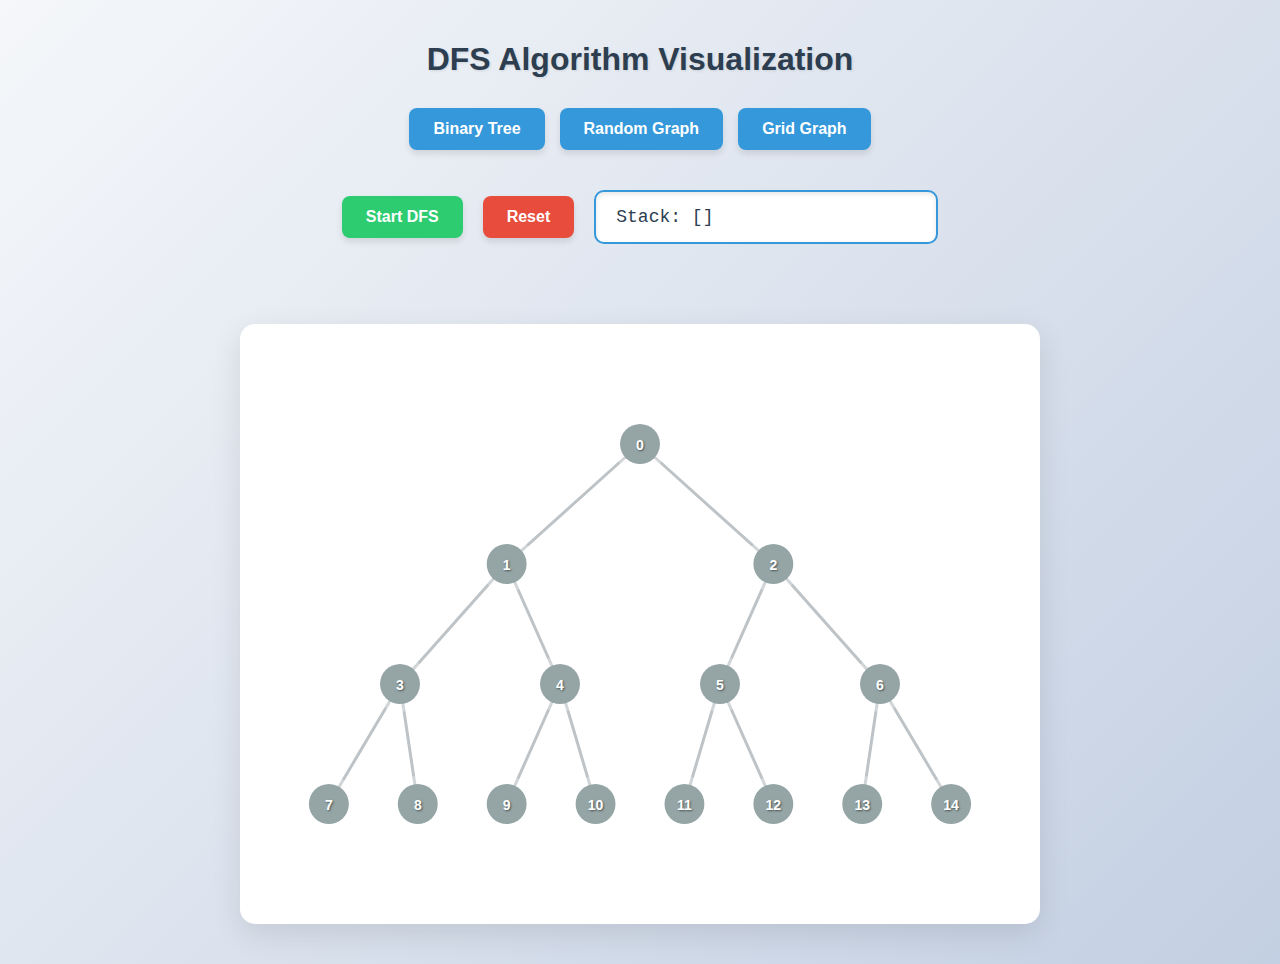
<file: bafgh-summer-school/dfs/index.html>
<!DOCTYPE html>
<html>
<head>
    <title>DFS Algorithm Visualization</title>
    <style>
        body { 
            display: flex; 
            flex-direction: column; 
            align-items: center; 
            font-family: 'Segoe UI', Tahoma, Geneva, Verdana, sans-serif;
            background: linear-gradient(135deg, #f5f7fa 0%, #c3cfe2 100%);
            margin: 0;
            padding: 20px;
            min-height: 100vh;
        }
        
        h1 {
            color: #2c3e50;
            text-shadow: 1px 1px 3px rgba(0,0,0,0.1);
            margin-bottom: 10px;
        }
        
        #game-container { 
            width: 800px; 
            height: 600px; 
            position: relative;
            background-color: white;
            border-radius: 15px;
            box-shadow: 0 10px 30px rgba(0,0,0,0.1);
            overflow: hidden;
            margin: 20px 0;
        }
        
        #graph { 
            width: 100%; 
            height: 100%; 
        }
        
        #controls { 
            margin: 20px; 
            display: flex; 
            gap: 20px; 
            align-items: center; 
        }
        
        #graph-type { 
            margin: 20px; 
            display: flex; 
            gap: 15px; 
        }
        
        button {
            padding: 12px 24px;
            font-size: 16px;
            cursor: pointer;
            border: none;
            border-radius: 8px;
            font-weight: 600;
            transition: all 0.3s ease;
            box-shadow: 0 4px 6px rgba(0,0,0,0.1);
        }
        
        button:hover {
            transform: translateY(-2px);
            box-shadow: 0 6px 12px rgba(0,0,0,0.15);
        }
        
        button:active {
            transform: translateY(0);
        }
        
        #start {
            background-color: #2ecc71;
            color: white;
        }
        
        #start:hover {
            background-color: #27ae60;
        }
        
        #reset {
            background-color: #e74c3c;
            color: white;
        }
        
        #reset:hover {
            background-color: #c0392b;
        }
        
        #binary-tree, #random-graph, #grid-graph {
            background-color: #3498db;
            color: white;
        }
        
        #binary-tree:hover, #random-graph:hover, #grid-graph:hover {
            background-color: #2980b9;
        }
        
        #stack-display { 
            font-size: 18px; 
            padding: 15px 20px; 
            border: 2px solid #3498db; 
            border-radius: 10px; 
            min-width: 300px;
            background-color: white;
            font-family: 'Courier New', monospace;
            color: #2c3e50;
            box-shadow: inset 0 2px 5px rgba(0,0,0,0.1);
        }
        
        #message { 
            color: #27ae60; 
            font-size: 22px; 
            margin-top: 10px;
            font-weight: 600;
            height: 30px;
        }
        
        .node-label { 
            font-size: 14px; 
            fill: white; 
            text-anchor: middle; 
            pointer-events: none;
            font-weight: bold;
            text-shadow: 1px 1px 2px rgba(0,0,0,0.5);
        }
        
        .current { 
            stroke: #f1c40f; 
            stroke-width: 4; 
            filter: drop-shadow(0 0 8px rgba(241, 196, 15, 0.7));
            animation: pulse 1s infinite alternate;
        }
        
        @keyframes pulse {
            from { r: 20; }
            to { r: 23; }
        }
        
        .edge-highlight {
            stroke: #f1c40f;
            stroke-width: 4;
            animation: edgePulse 0.8s;
        }
        
        @keyframes edgePulse {
            0% { stroke-width: 2; }
            50% { stroke-width: 6; }
            100% { stroke-width: 2; }
        }
        
        .tooltip {
            position: absolute;
            background-color: rgba(0, 0, 0, 0.8);
            color: white;
            padding: 8px 12px;
            border-radius: 6px;
            font-size: 14px;
            pointer-events: none;
            z-index: 100;
            transform: translate(-50%, -100%);
            opacity: 0;
            transition: opacity 0.3s;
        }
        
        .tooltip:after {
            content: '';
            position: absolute;
            top: 100%;
            left: 50%;
            margin-left: -5px;
            border-width: 5px;
            border-style: solid;
            border-color: rgba(0, 0, 0, 0.8) transparent transparent transparent;
        }
    </style>
</head>
<body>
    <h1>DFS Algorithm Visualization</h1>
    <div id="graph-type">
        <button id="binary-tree">Binary Tree</button>
        <button id="random-graph">Random Graph</button>
        <button id="grid-graph">Grid Graph</button>
    </div>
    <div id="controls">
        <button id="start">Start DFS</button>
        <button id="reset">Reset</button>
        <div id="stack-display">Stack: []</div>
    </div>
    <div id="message"></div>
    <div id="game-container">
        <svg id="graph"></svg>
    </div>
    <div class="tooltip" id="tooltip"></div>

    <script>
        // Enhanced color definitions
        const COLORS = {
            UNVISITED: '#95a5a6',
            IN_STACK: '#3498db',
            PROCESSING: '#f39c12',
            VISITED: '#e74c3c',
            EDGE: '#bdc3c7',
            EDGE_HIGHLIGHT: '#f1c40f'
        };

        let nodes = [];
        let edges = [];
        let visited = new Set();
        let isDfsRunning = false;
        let svgElements = [];

        function createBinaryTree() {
            const svg = document.getElementById('graph');
            svg.innerHTML = '';
            svgElements = [];
            nodes = [];
            edges = [];
            
            const TREE_HEIGHT = 4;
            const positions = calculateTreePositions(TREE_HEIGHT, 800, 600);
            
            // Create edges
            for (let i = 0; i < positions.length; i++) {
                const node = positions[i];
                if (node.left) {
                    createEdge(svg, node.x, node.y, positions[node.left].x, positions[node.left].y);
                    edges.push([i, node.left]);
                }
                if (node.right) {
                    createEdge(svg, node.x, node.y, positions[node.right].x, positions[node.right].y);
                    edges.push([i, node.right]);
                }
            }
            
            // Create nodes
            for (let i = 0; i < positions.length; i++) {
                const node = positions[i];
                createNode(svg, node.x, node.y, i);
                nodes.push({ 
                    element: document.getElementById(`node-${i}`), 
                    id: i, 
                    visited: false, 
                    inStack: false,
                    neighbors: []
                });
            }
            
            // Set up neighbors based on edges
            edges.forEach(([from, to]) => {
                nodes[from].neighbors.push(to);
                nodes[to].neighbors.push(from);
            });
            
            // Add hover effects
            addHoverEffects();
        }

        function createRandomGraph() {
            const svg = document.getElementById('graph');
            svg.innerHTML = '';
            svgElements = [];
            nodes = [];
            edges = [];
            
            const TOTAL_NODES = 10;
            const TOTAL_EDGES = 13;
            
            // Generate random positions for nodes in a circular layout
            const centerX = 400, centerY = 300, radius = 200;
            const positions = [];
            for (let i = 0; i < TOTAL_NODES; i++) {
                const angle = (i / TOTAL_NODES) * 2 * Math.PI;
                positions.push({
                    x: centerX + radius * Math.cos(angle),
                    y: centerY + radius * Math.sin(angle)
                });
            }
            
            // Create a simple cycle (0-1-2-...-9-0) - 10 edges
            for (let i = 0; i < TOTAL_NODES; i++) {
                edges.push([i, (i + 1) % TOTAL_NODES]);
            }
            
            // Add 3 more fixed edges to reach 13 total edges
            const extraEdges = [
                [0, 3], [2, 5], [4, 7]
            ];
            
            extraEdges.forEach(([from, to]) => {
                if (!edges.some(([f, t]) => (f === from && t === to) || (f === to && t === from))) {
                    edges.push([from, to]);
                }
            });
            
            // Draw edges
            edges.forEach(([from, to]) => {
                createEdge(svg, positions[from].x, positions[from].y, positions[to].x, positions[to].y);
            });
            
            // Draw nodes and initialize node objects
            for (let i = 0; i < TOTAL_NODES; i++) {
                createNode(svg, positions[i].x, positions[i].y, i);
                nodes.push({ 
                    element: document.getElementById(`node-${i}`), 
                    id: i, 
                    visited: false, 
                    inStack: false,
                    neighbors: []
                });
            }
            
            // Set up neighbors based on edges
            edges.forEach(([from, to]) => {
                nodes[from].neighbors.push(to);
                nodes[to].neighbors.push(from);
            });
            
            // Add hover effects
            addHoverEffects();
        }

        function createGridGraph() {
            const svg = document.getElementById('graph');
            svg.innerHTML = '';
            svgElements = [];
            nodes = [];
            edges = [];
            
            const TOTAL_NODES = 15;
            // Create a 3x5 grid
            const cols = 5;
            const rows = 3;
            const positions = [];
            
            for (let y = 0; y < rows; y++) {
                for (let x = 0; x < cols; x++) {
                    positions.push({
                        x: 150 + x * 125,
                        y: 150 + y * 150
                    });
                }
            }
            
            // Create horizontal and vertical edges
            for (let y = 0; y < rows; y++) {
                for (let x = 0; x < cols; x++) {
                    const index = y * cols + x;
                    
                    // Right neighbor
                    if (x < cols - 1) {
                        edges.push([index, index + 1]);
                    }
                    
                    // Bottom neighbor
                    if (y < rows - 1) {
                        edges.push([index, index + cols]);
                    }
                }
            }
            
            // Add some diagonal edges
            const diagonals = [
                [0, cols+1], [1, cols], [3, cols+4], [4, cols+3]
            ];
            
            diagonals.forEach(([from, to]) => {
                if (from < TOTAL_NODES && to < TOTAL_NODES) {
                    edges.push([from, to]);
                }
            });
            
            // Draw edges
            edges.forEach(([from, to]) => {
                createEdge(svg, positions[from].x, positions[from].y, positions[to].x, positions[to].y);
            });
            
            // Draw nodes and initialize node objects
            for (let i = 0; i < TOTAL_NODES; i++) {
                createNode(svg, positions[i].x, positions[i].y, i);
                nodes.push({ 
                    element: document.getElementById(`node-${i}`), 
                    id: i, 
                    visited: false, 
                    inStack: false,
                    neighbors: []
                });
            }
            
            // Set up neighbors based on edges
            edges.forEach(([from, to]) => {
                nodes[from].neighbors.push(to);
                nodes[to].neighbors.push(from);
            });
            
            // Add hover effects
            addHoverEffects();
        }

        function calculateTreePositions(height, width, heightPx) {
            const nodeCount = Math.pow(2, height) - 1;
            const positions = [];
            const levelHeight = heightPx / (height + 1);
            
            for (let level = 0; level < height; level++) {
                const nodesInLevel = Math.pow(2, level);
                const levelWidth = width / (nodesInLevel + 1);
                
                for (let i = 0; i < nodesInLevel; i++) {
                    const index = Math.pow(2, level) - 1 + i;
                    positions[index] = {
                        x: levelWidth * (i + 1),
                        y: (level + 1) * levelHeight,
                        left: index * 2 + 1 < nodeCount ? index * 2 + 1 : undefined,
                        right: index * 2 + 2 < nodeCount ? index * 2 + 2 : undefined
                    };
                }
            }
            return positions;
        }

        function createEdge(svg, x1, y1, x2, y2) {
            const line = document.createElementNS('http://www.w3.org/2000/svg', 'line');
            line.setAttribute('x1', x1); 
            line.setAttribute('y1', y1);
            line.setAttribute('x2', x2); 
            line.setAttribute('y2', y2);
            line.setAttribute('stroke', COLORS.EDGE); 
            line.setAttribute('stroke-width', '3');
            line.setAttribute('stroke-linecap', 'round');
            svg.appendChild(line);
            svgElements.push(line);
        }

        function createNode(svg, x, y, id) {
            const group = document.createElementNS('http://www.w3.org/2000/svg', 'g');
            group.setAttribute('class', 'node-group');
            
            const node = document.createElementNS('http://www.w3.org/2000/svg', 'circle');
            node.setAttribute('cx', x); 
            node.setAttribute('cy', y);
            node.setAttribute('r', 20); 
            node.setAttribute('fill', COLORS.UNVISITED);
            node.setAttribute('id', `node-${id}`); 
            node.setAttribute('class', 'node');
            group.appendChild(node);
            
            const glow = document.createElementNS('http://www.w3.org/2000/svg', 'circle');
            glow.setAttribute('cx', x); 
            glow.setAttribute('cy', y);
            glow.setAttribute('r', 24); 
            glow.setAttribute('fill', 'none');
            glow.setAttribute('stroke', 'rgba(255,255,255,0.3)');
            glow.setAttribute('stroke-width', '8');
            group.appendChild(glow);
            
            const label = document.createElementNS('http://www.w3.org/2000/svg', 'text');
            label.setAttribute('x', x); 
            label.setAttribute('y', y + 6);
            label.setAttribute('class', 'node-label'); 
            label.textContent = id;
            group.appendChild(label);
            
            svg.appendChild(group);
            svgElements.push(group);
        }

        function addHoverEffects() {
            const tooltip = document.getElementById('tooltip');
            
            nodes.forEach(node => {
                const element = node.element.parentNode; // Get the group element
                
                element.addEventListener('mouseenter', (e) => {
                    const rect = element.getBoundingClientRect();
                    tooltip.style.left = `${rect.left + rect.width/2}px`;
                    tooltip.style.top = `${rect.top}px`;
                    tooltip.textContent = `Node ${node.id}`;
                    tooltip.style.opacity = '1';
                    
                    // Highlight connected edges
                    node.neighbors.forEach(neighborId => {
                        const neighborNode = nodes[neighborId];
                        highlightEdge(node.id, neighborId);
                    });
                });
                
                element.addEventListener('mouseleave', () => {
                    tooltip.style.opacity = '0';
                    
                    // Remove edge highlights
                    svgElements.forEach(el => {
                        if (el.classList.contains('edge-highlight')) {
                            el.classList.remove('edge-highlight');
                        }
                    });
                });
            });
        }
        
        function highlightEdge(fromId, toId) {
            // Find and highlight the edge between these nodes
            edges.forEach(([f, t], index) => {
                if ((f === fromId && t === toId) || (f === toId && t === fromId)) {
                    // The edge is at index*2 because we have both lines and groups in svgElements
                    // This might need adjustment based on your exact SVG structure
                    const edgeIndex = index;
                    if (svgElements[edgeIndex]) {
                        svgElements[edgeIndex].classList.add('edge-highlight');
                    }
                }
            });
        }

        async function dfs() {
            isDfsRunning = true;
            document.getElementById('message').textContent = 'DFS in progress...';
            const stack = [0];
            nodes[0].inStack = true;
            nodes[0].element.setAttribute('fill', COLORS.IN_STACK);
            updateStackDisplay(stack);
            
            // Highlight the starting node
            nodes[0].element.classList.add('current');
            await new Promise(resolve => setTimeout(resolve, 1000));

            while (stack.length > 0 && isDfsRunning) {
                const currentId = stack[stack.length - 1];
                const currentNode = nodes[currentId];
                
                if (!currentNode.visited) {
                    // Mark as processing (current node)
                    currentNode.element.setAttribute('fill', COLORS.PROCESSING);
                    await new Promise(resolve => setTimeout(resolve, 800));
                    
                    // Mark as visited
                    currentNode.visited = true;
                    visited.add(currentId.toString());
                    currentNode.element.setAttribute('fill', COLORS.VISITED);
                }
                
                // Find first unvisited neighbor
                let foundUnvisited = false;
                for (const neighborId of currentNode.neighbors) {
                    const neighborNode = nodes[neighborId];
                    if (!neighborNode.visited && !neighborNode.inStack) {
                        // Highlight the edge being explored
                        highlightEdge(currentId, neighborId);
                        
                        stack.push(neighborId);
                        neighborNode.inStack = true;
                        neighborNode.element.setAttribute('fill', COLORS.IN_STACK);
                        neighborNode.element.classList.add('current');
                        foundUnvisited = true;
                        
                        updateStackDisplay(stack);
                        await new Promise(resolve => setTimeout(resolve, 800));
                        
                        // Remove current highlight from previous node
                        if (stack.length > 1) {
                            nodes[stack[stack.length-2]].element.classList.remove('current');
                        }
                        
                        break;
                    }
                }
                
                if (!foundUnvisited) {
                    currentNode.element.classList.remove('current');
                    stack.pop();
                    currentNode.inStack = false;
                    
                    // If there's still nodes in stack, highlight the new top
                    if (stack.length > 0) {
                        nodes[stack[stack.length-1]].element.classList.add('current');
                    }
                    
                    updateStackDisplay(stack);
                    await new Promise(resolve => setTimeout(resolve, 800));
                }
            }

            isDfsRunning = false;
            if (visited.size === nodes.length) {
                document.getElementById('message').textContent = 'DFS Complete! All nodes visited.';
            } else if (visited.size > 0) {
                document.getElementById('message').textContent = `DFS Complete! Visited ${visited.size} of ${nodes.length} nodes.`;
            }
        }

        function updateStackDisplay(stack) {
            const stackDisplay = document.getElementById('stack-display');
            stackDisplay.textContent = `Stack: [${stack.join(', ')}]`;
            
            // Add animation
            stackDisplay.style.transform = 'scale(1.05)';
            setTimeout(() => {
                stackDisplay.style.transform = 'scale(1)';
            }, 200);
        }

        function resetGraph() {
            if (isDfsRunning) {
                isDfsRunning = false;
            }
            
            nodes.forEach(node => {
                node.element.setAttribute('fill', COLORS.UNVISITED);
                node.visited = false;
                node.inStack = false;
                node.element.classList.remove('current');
            });
            
            // Reset edge highlights
            svgElements.forEach(el => {
                if (el.classList.contains('edge-highlight')) {
                    el.classList.remove('edge-highlight');
                }
            });
            
            visited.clear();
            updateStackDisplay([]);
            document.getElementById('message').textContent = 'Graph reset. Ready for new DFS.';
        }

        document.getElementById('start').addEventListener('click', () => {
            if (!isDfsRunning && visited.size === 0 && nodes.length > 0) {
                dfs();
            } else if (visited.size > 0) {
                document.getElementById('message').textContent = 'Please reset the graph before starting a new DFS.';
            }
        });

        document.getElementById('reset').addEventListener('click', resetGraph);

        document.getElementById('binary-tree').addEventListener('click', () => {
            if (!isDfsRunning) {
                resetGraph();
                createBinaryTree();
            }
        });

        document.getElementById('random-graph').addEventListener('click', () => {
            if (!isDfsRunning) {
                resetGraph();
                createRandomGraph();
            }
        });

        document.getElementById('grid-graph').addEventListener('click', () => {
            if (!isDfsRunning) {
                resetGraph();
                createGridGraph();
            }
        });

        // Initialize with binary tree
        createBinaryTree();
    </script>
</body>
</html>
</file>
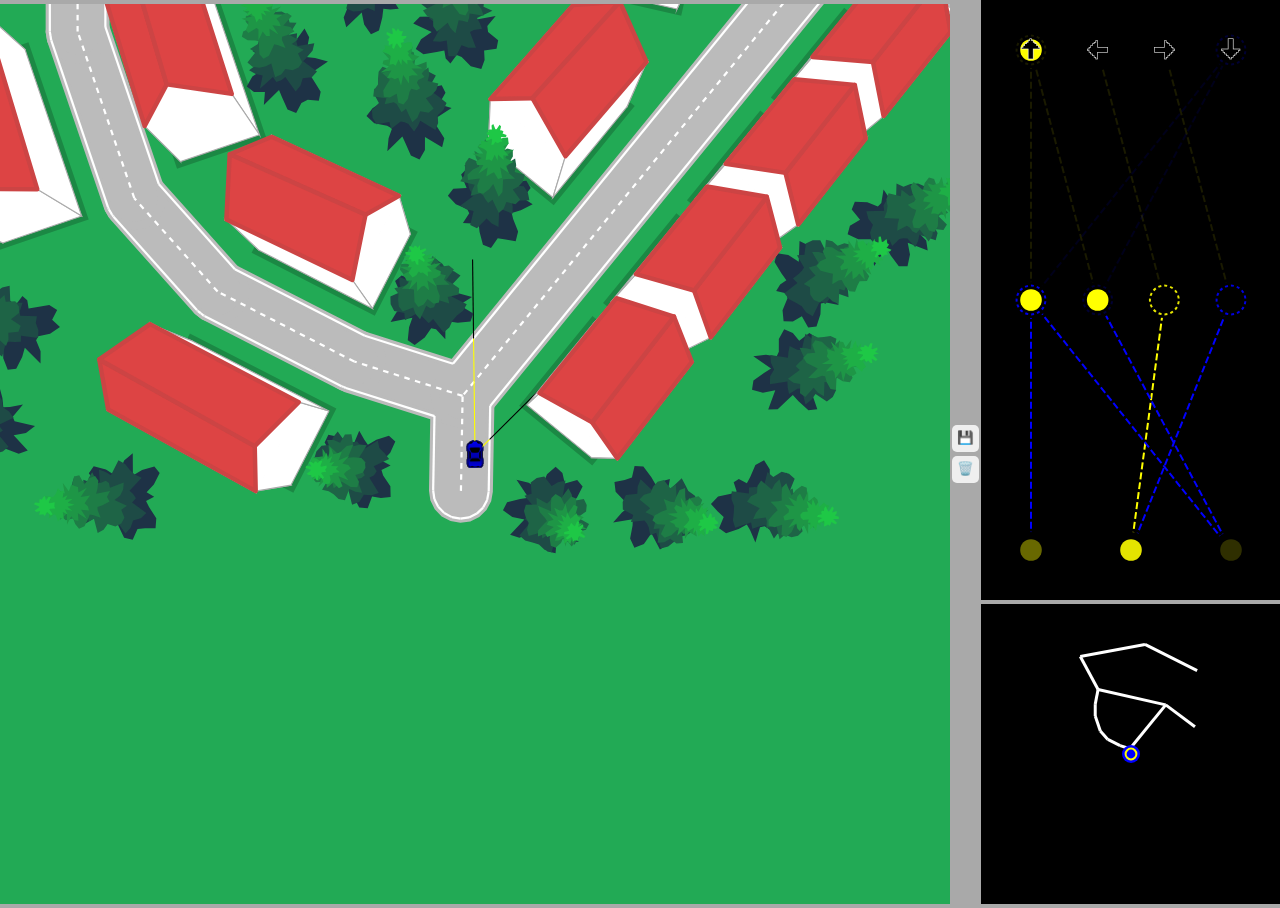
<file: understanding_ai/1. Starting Codebase/index.html>
<!DOCTYPE html>
<head>
    <title>Self-driving car - No libraries</title>
    <link rel="stylesheet" href="style.css">
</head>
<body>
    <canvas id="carCanvas"></canvas>
    <div id="verticalButtons">
        <button onclick="save()">💾</button>
        <button onclick="discard()">🗑️</button>
    </div>
    <div>
      <canvas id="networkCanvas"></canvas>
      <canvas id="miniMapCanvas"></canvas>
    </div>

    <script src="world/js/world.js"></script>
    <script src="world/js/viewport.js"></script>
    <script src="world/js/markings/marking.js"></script>
    <script src="world/js/markings/stop.js"></script>
    <script src="world/js/markings/start.js"></script>
    <script src="world/js/markings/crossing.js"></script>
    <script src="world/js/markings/parking.js"></script>
    <script src="world/js/markings/light.js"></script>
    <script src="world/js/markings/target.js"></script>
    <script src="world/js/markings/yield.js"></script>
    <script src="world/js/editors/markingEditor.js"></script>
    <script src="world/js/editors/graphEditor.js"></script>
    <script src="world/js/editors/crossingEditor.js"></script>
    <script src="world/js/editors/stopEditor.js"></script>
    <script src="world/js/editors/startEditor.js"></script>
    <script src="world/js/editors/parkingEditor.js"></script>
    <script src="world/js/editors/lightEditor.js"></script>
    <script src="world/js/editors/targetEditor.js"></script>
    <script src="world/js/editors/yieldEditor.js"></script>
    <script src="world/js/items/tree.js"></script>
    <script src="world/js/items/building.js"></script>
    <script src="world/js/math/utils.js"></script>
    <script src="world/js/math/graph.js"></script>
    <script src="world/js/primitives/point.js"></script>
    <script src="world/js/primitives/segment.js"></script>
    <script src="world/js/primitives/polygon.js"></script>
    <script src="world/js/primitives/envelope.js"></script>

    <!--<script src="world/saves/big.world"></script>-->
    <!--<script src="world/saves/big_with_target.world"></script>-->
    <script src="world/saves/path_finding.world"></script>
    
    <script src="saves/right_hand_rule.car"></script>

    <script src="miniMap.js"></script>
    <script src="visualizer.js"></script>
    <script src="network.js"></script>
    <script src="sensor.js"></script>
    <script src="utils.js"></script>
    <script src="controls.js"></script>
    <script src="car.js"></script>
    <script src="main.js"></script>
</body>
</html>
</file>
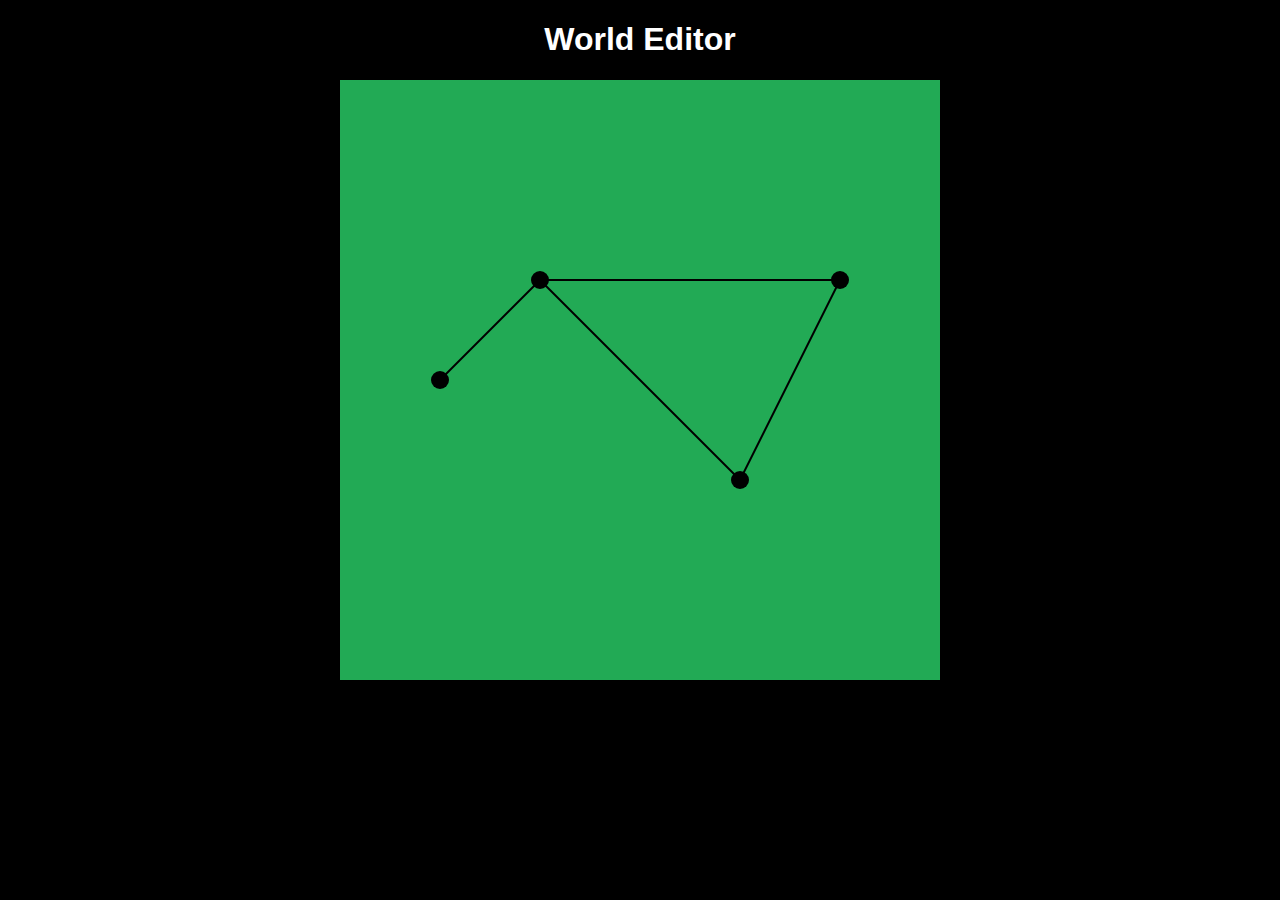
<file: virtual-world/1. Spatial Graphs/index.html>
<!DOCTYPE html>
<html>
   <head>
      <title>World Editor</title>
      <link rel="stylesheet" href="styles.css"/>
   </head>
   <body>
      <h1>World Editor</h1>
      <canvas id="myCanvas"></canvas>
      <div id="controls">
      </div>

      <script src="js/math/graph.js"></script>
      <script src="js/primitives/point.js"></script>
      <script src="js/primitives/segment.js"></script>
      <script>
         myCanvas.width = 600;
         myCanvas.height = 600;

         const ctx = myCanvas.getContext("2d");

         const p1 = new Point(200, 200);
         const p2 = new Point(500, 200);
         const p3 = new Point(400, 400);
         const p4 = new Point(100, 300);

         const s1 = new Segment(p1, p2);
         const s2 = new Segment(p1, p3);
         const s3 = new Segment(p1, p4);
         const s4 = new Segment(p2, p3);

         const graph = new Graph([p1, p2, p3, p4], [s1, s2, s3, s4]);
         graph.draw(ctx);
      </script>
   </body>
</html>
</file>
<file: image-comparison-slider/style.css>
*{
  margin: 0;
  padding: 0;
  box-sizing: border-box;
}
html,body{
  display: grid;
  height: 100%;
  place-items: center;
  background: #efefef;
}
.copyright{
  font-size: 150%;
}
.wrapper{
  position: relative;
  height: 500px;
  width: 750px;
  overflow: hidden;
  background: #fff;
  border: 7px solid #fff;
  box-shadow: 0px 0px 15px rgba(0,0,0,0.15);
}
.wrapper .images{
  height: 100%;
  width: 100%;
  display: flex;
}
.wrapper .images .img-1{
  height: 100%;
  width: 100%;
  background-size: cover;
}
.wrapper .images .img-2{
  position: absolute;
  height: 100%;
  width: 50%;
  background-size: cover;
}
.wrapper .slider{
  position: absolute;
  top: 0;
  width: 100%;
  z-index: 99;
}
.wrapper .slider input{
  width: 100%;
  outline: none;
  background: none;
  -webkit-appearance: none;
}
.slider input::-webkit-slider-thumb{
  height: 486px;
  width: 3px;
  background: none;
  -webkit-appearance: none;
  cursor: col-resize;
}
.slider .drag-line{
  width: 3px;
  height: 486px;
  position: absolute;
  left: 49.85%;
  pointer-events: none;
}
.slider .drag-line::before,
.slider .drag-line::after{
  position: absolute;
  content: "";
  width: 100%;
  height: 222px;
  background: #fff;
}
.slider .drag-line::before{
  top: 0;
}
.slider .drag-line::after{
  bottom: 0;
}
.slider .drag-line span{
  height: 42px;
  width: 42px;
  border: 3px solid #fff;
  position: absolute;
  top: 50%;
  left: 50%;
  border-radius: 50%;
  transform: translate(-50%, -50%);
}
.slider .drag-line span::before,
.slider .drag-line span::after{
  position: absolute;
  content: "";
  top: 50%;
  border: 10px solid transparent;
  border-bottom-width: 0px;
  border-right-width: 0px;
  transform: translate(-50%, -50%) rotate(45deg);
}
.slider .drag-line span::before{
  left: 40%;
  border-left-color: #fff;
}
.slider .drag-line span::after{
  left: 60%;
  border-top-color: #fff;
}
</file>
<file: pixel-show/style.css>
html,
body {
  margin: 0;
  padding: 0;
  -ms-overflow-style: none;
  /* for Internet Explorer, Edge */
  scrollbar-width: none;
  /* for Firefox */
  overflow-y: scroll;
}

body::-webkit-scrollbar {
  display: none;
  /* for Chrome, Safari, and Opera */
}

canvas {
  display: block;
}
</file>
<file: self-driving-car/style.css>
body {
   margin: 0;
   /*background: #5A5;/*#2a5*/
   
   background: #BBB;/*radial-gradient(circle farthest-side, #5A5, #096);*/
   overflow: hidden;
   text-align: center;
   box-sizing: border-box;
   display:flex;
}

#stage {
   display: flex;
   justify-content: center;
   opacity:0;
   transition:0.5s;
}

#verticalButtons {
   display: flex;
   flex-direction: column;
   justify-content: center;
   min-width:41px;
}

button {
   border: none;
   border-radius: 5px;
   padding: 5px 5px 7px 5px;
   margin: 2px;
   cursor: pointer;
}
button:hover {
   background: blue;
}

#networkCanvas {
   background: black;
}
#carCanvas {
   background: radial-gradient(circle farthest-side, #5A5, #096);
   /*background: #5A5;/*#2a5*/
}

#miniMapContainer {
   position: absolute;
   left: 5px;
   bottom: 5px;
}

/* Reset default file input styles */
input[type="file"] {
   display: none;
}

/* Style the label as a button with emoji */
.file-input-label {
   display: inline-block;

   background-color: white;
   text-shadow: 1px 1px black;
   border: none;
   font-size: 20px;
   border-radius: 5px;
   padding: 5px 5px 7px 5px;
   margin: 2px;
   cursor: pointer;
}
.file-input-label:hover {
   background-color: blue;
   color: white; /* Optionally change the text color on hover */
}
/*overwrite*/
button {
   background-color: white;
   text-shadow: 1px 1px black;
   border: none;
   font-size: 20px;
   border-radius: 5px;
   padding: 5px 5px 7px 5px;
   margin: 2px;
   cursor: pointer;
}

select {
   font-size: 20px;
   border-radius: 5px;
   padding: 5px 5px 5px 5px;
   cursor: pointer;
}

.panel {
   position: absolute;
   background-color: rgba(0, 0, 0, 0.7);
   display: flex;
   flex-direction: column;
   padding: 1000px;
   top:50%;
   left:50%;
   transform:translate(-50%,-50%);
}
label {
   color: white;
   font-family: Arial;
}
input[type="number"] {
   text-align: center;
}

#inspectionSection {
   display: flex;
   flex-direction: row;
}

input[type="range"][orient="vertical"] {
   writing-mode: bt-lr; /* IE */
   -webkit-appearance: slider-vertical; /* Chromium */
   width: 8px;
   height: 175px;
   padding: 0 5px;
}

#goToPanel {
   position: absolute;
   left: 50%;
   top: 20px;
   transform: translate(-50%, 0);
   font-family:Arial;
   font-size:20px;
   width:350px;
   padding:5px;
   border-radius:5px;
   background-color:rgba(255,255,255,0.5);
   font-weight:bold;
}

#goingToImg{
   height: 38px;
   margin-top: -1px;
   position: absolute;
   margin-left: -30px;
   background-color:rgba(255,255,255,0.8);
   cursor:pointer;
}
/* Remove default styling */
input[type='range'] {
  -webkit-appearance: none;
  appearance: none;
  background: #E80;
  width: 8px; 
  height: 5px; 
}

/* Style the track */
input[type='range']::-webkit-slider-runnable-track {
   -webkit-appearance: none;
   appearance: none;
  width: 16px;
  height: 5px; 
  background-color: #E80; 
  border-radius: 3px; 
}

/* Style the thumb */
input[type='range']::-webkit-slider-thumb {
  -webkit-appearance: none;
  appearance: none;
  width: 15px; 
  height: 15px; 
  background-color: #000000; 
  cursor: pointer;
  border-radius: 50%; 
}

.labelSelector {
   width: 40px;
   height:40px;
   cursor:pointer;
}

.chkBox{
   width: 100px;
   height:50px;
   cursor:pointer;
   margin-top:8px;
   margin-left:3px;
}

/* Hide default checkboxes */
.checkbox {
   display: none;
 }

 /* Styles for custom-styled checkboxes */
 .custom-checkbox {
   display: inline-block;
   width: 20px;
   height: 20px;
   background-color: #ccc;
   cursor: pointer;
   border: 1px solid #999;
   position: relative;
 }

 /* Styles for the checked state of custom-styled checkboxes */
 .checkbox:checked + .checkbox-label .custom-checkbox::before {
   content: '✔'; /* Unicode checkmark character */
   font-size: 16px;
   position: absolute;
   top: 50%;
   left: 50%;
   transform: translate(-50%, -50%);
 }

 /* Styles for the label associated with the custom-styled checkboxes */
 .checkbox-label {
   display: inline-block;
   padding-right: 10px;
 }

 #l1{
   color:white;
}

#l2{
   color:white;
}

#l3{
   color:white;
}

#l4{
   color:white;
}

#timer{
   position:absolute;
   font-size:x-large;
   top:0px;
   left:0px;
   background-color:white;
   color:black;
   font-family:Arial;
   padding:5px;
}
</file>
<file: autonomous-world/world/styles.css>
body {
   background-color: black;
   text-align: center;
   overflow: hidden;
}

h1 {
   color: white;
   font-family: Arial;
}

#myCanvas {
   background-color: #2a5;
}

button, .file-input-label {
   display: inline-block;
   background-color: white;
   font-size: 20px;
   padding: 5px 7px 7px 5px;
   border: none;
   border-radius: 5px;
   text-shadow: 1px 1px black;
   cursor: pointer;
}

input[type="file"] {
   display: none;
}

#osmPanel {
   position: absolute;
   top: 50%;
   left: 50%;
   transform: translate(-50%,-50%);
   background-color: rgba(0, 0, 0, 0.7);
   padding: 5000px;
}
</file>
<file: understanding_ai/1. Starting Codebase/style.css>
body{
    margin:0;
    background:darkgray;
    overflow:hidden;
    display:flex;
    justify-content:center;
    align-items:center;
}

#verticalButtons{
    display:flex;
    flex-direction:column;
}

button{
    border: none;
    border-radius: 5px;
    padding: 5px 5px 7px 5px;
    margin: 2px;
    cursor:pointer;
}
button:hover{
    background:blue;
}

#miniMapCanvas{
    background:black;
}
#networkCanvas{
    background:black;
}
#carCanvas{
    background:#2a5;
}
</file>
<file: virtual-world/1. Spatial Graphs/styles.css>
body {
   background-color: black;
   text-align: center;
}

h1 {
   color: white;
   font-family: Arial;
}

#myCanvas {
   background-color: #2a5;
}
</file>
